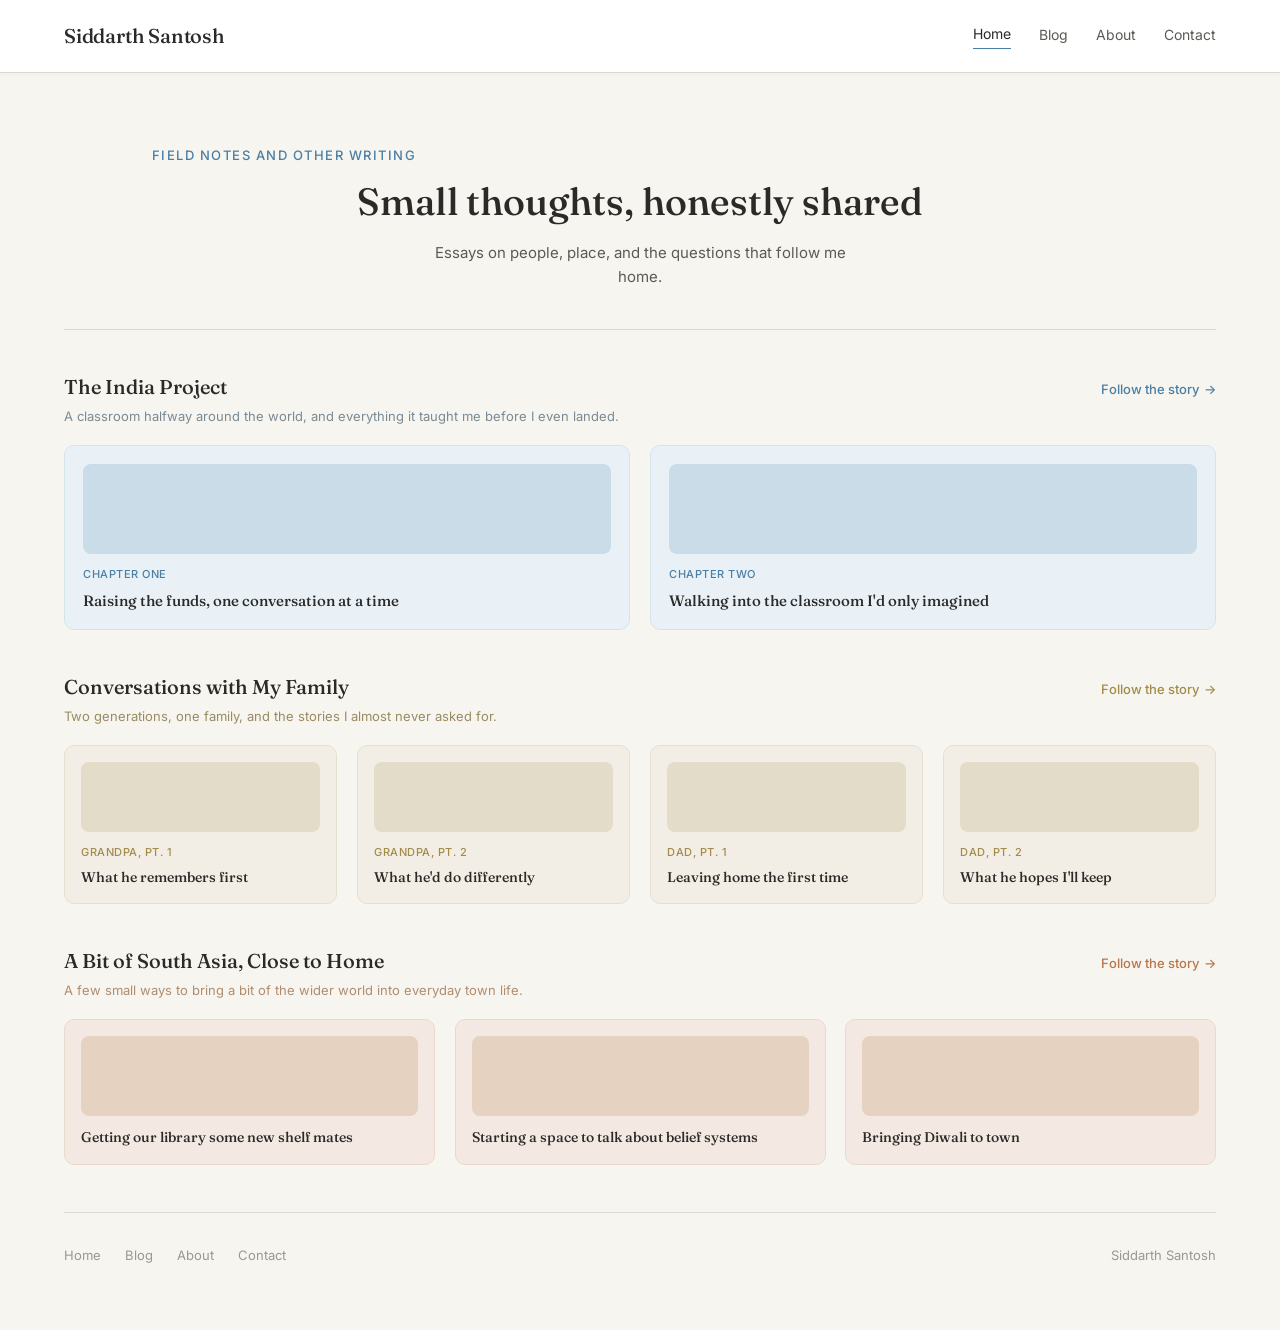
<file: index.html>
<!DOCTYPE html>
<html lang="en">
<head>
  <meta charset="UTF-8">
  <meta name="viewport" content="width=device-width, initial-scale=1.0">
  <meta name="robots" content="noindex, nofollow">
  <title>Siddarth Santosh — Small thoughts, honestly shared</title>
  <meta name="description" content="Field notes and other writing by Siddarth Santosh — essays on people, place, and the questions that follow me home.">
  
  <link rel="icon" href="favicon.ico" sizes="any">
  <link rel="icon" href="assets/icons/favicon.svg" type="image/svg+xml">
  
  <!-- Typography -->
  <link rel="preconnect" href="https://fonts.googleapis.com">
  <link rel="preconnect" href="https://fonts.gstatic.com" crossorigin>
  <link href="https://fonts.googleapis.com/css2?family=Fraunces:opsz,wght@9..144,400;9..144,500;9..144,600&family=Inter:wght@400;500;600&display=swap" rel="stylesheet">
  
  <!-- Production Stylesheets -->
  <link rel="stylesheet" href="assets/css/styles.css">
  <link rel="stylesheet" href="assets/css/responsive.css">
  
  <!-- Client Scripts (Deferred) -->
  <script src="assets/js/main.js" defer></script>
</head>
<body>
  <a href="#main-content" class="skip-link">Skip to main content</a>

  <div class="page">
    <header class="siteheader">
      <nav class="sitenav" aria-label="Primary Navigation">
        <a href="index.html" class="name">Siddarth Santosh</a>
        <div class="links">
          <a href="index.html" class="active" aria-current="page">Home</a>
          <a href="blog/index.html">Blog</a>
          <a href="about/index.html">About</a>
          <a href="contact/index.html">Contact</a>
        </div>
      </nav>
    </header>

    <main id="main-content" class="main-content">
      <section class="hero" aria-labelledby="hero-heading">
        <p class="eyebrow">Field notes and other writing</p>
        <h1 id="hero-heading">Small thoughts, honestly shared</h1>
        <p>Essays on people, place, and the questions that follow me home.</p>
      </section>

      <!-- Series: Blue (The India Project) -->
      <section class="series blue" aria-labelledby="series-india-heading">
        <div class="series-head">
          <h2 id="series-india-heading">The India Project</h2>
          <a href="blog/chapter-one-raising-the-funds.html" class="series-link">Follow the story <span class="arrow">&rarr;</span></a>
        </div>
        <p class="series-desc">A classroom halfway around the world, and everything it taught me before I even landed.</p>
        <div class="card-grid">
          <a href="blog/chapter-one-raising-the-funds.html" class="card" aria-label="Chapter one: Raising the funds, one conversation at a time">
            <div class="thumb" aria-hidden="true"></div>
            <p class="tag">Chapter one</p>
            <p class="title">Raising the funds, one conversation at a time</p>
          </a>
          <a href="blog/chapter-two-walking-into-the-classroom.html" class="card" aria-label="Chapter two: Walking into the classroom I'd only imagined">
            <div class="thumb" aria-hidden="true"></div>
            <p class="tag">Chapter two</p>
            <p class="title">Walking into the classroom I'd only imagined</p>
          </a>
        </div>
      </section>

      <!-- Series: Tan (Conversations with My Family) -->
      <section class="series tan" aria-labelledby="series-family-heading">
        <div class="series-head">
          <h2 id="series-family-heading">Conversations with My Family</h2>
          <a href="blog/index.html" class="series-link">Follow the story <span class="arrow">&rarr;</span></a>
        </div>
        <p class="series-desc">Two generations, one family, and the stories I almost never asked for.</p>
        <div class="card-grid">
          <div class="card">
            <div class="thumb" aria-hidden="true"></div>
            <p class="tag">Grandpa, pt. 1</p>
            <p class="title">What he remembers first</p>
          </div>
          <div class="card">
            <div class="thumb" aria-hidden="true"></div>
            <p class="tag">Grandpa, pt. 2</p>
            <p class="title">What he'd do differently</p>
          </div>
          <div class="card">
            <div class="thumb" aria-hidden="true"></div>
            <p class="tag">Dad, pt. 1</p>
            <p class="title">Leaving home the first time</p>
          </div>
          <div class="card">
            <div class="thumb" aria-hidden="true"></div>
            <p class="tag">Dad, pt. 2</p>
            <p class="title">What he hopes I'll keep</p>
          </div>
        </div>
      </section>

      <!-- Series: Clay (A Bit of South Asia, Close to Home) -->
      <section class="series clay" aria-labelledby="series-southasia-heading">
        <div class="series-head">
          <h2 id="series-southasia-heading">A Bit of South Asia, <span class="text-nowrap">Close to Home</span></h2>
          <a href="blog/index.html" class="series-link">Follow the story <span class="arrow">&rarr;</span></a>
        </div>
        <p class="series-desc">A few small ways to bring a bit of the wider world into everyday town life.</p>
        <div class="card-grid">
          <div class="card">
            <div class="thumb" aria-hidden="true"></div>
            <p class="title">Getting our library some new shelf mates</p>
          </div>
          <div class="card">
            <div class="thumb" aria-hidden="true"></div>
            <p class="title">Starting a space to talk about belief systems</p>
          </div>
          <div class="card">
            <div class="thumb" aria-hidden="true"></div>
            <p class="title">Bringing Diwali to town</p>
          </div>
        </div>
      </section>
    </main>

    <footer class="sitefoot">
      <div class="foot-links">
        <a href="index.html">Home</a>
        <a href="blog/index.html">Blog</a>
        <a href="about/index.html">About</a>
        <a href="contact/index.html">Contact</a>
      </div>
      <span>Siddarth Santosh</span>
    </footer>
  </div>
</body>
</html>
</file>
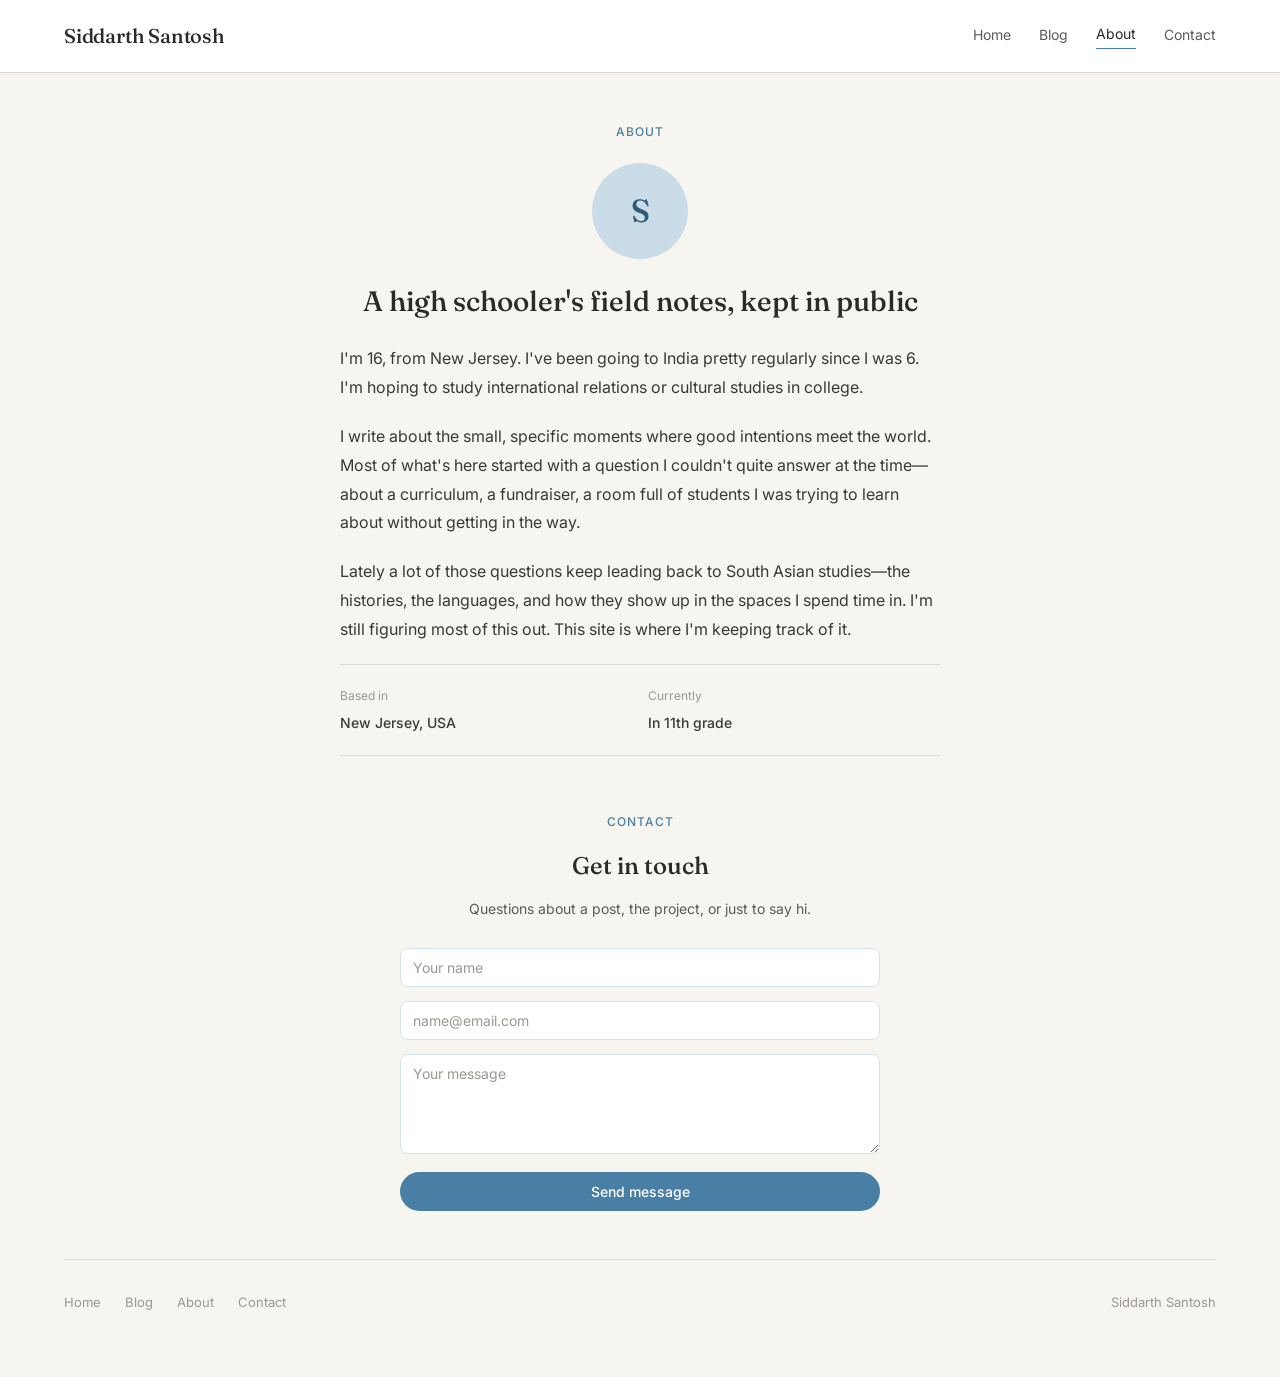
<file: about/index.html>
<!DOCTYPE html>
<html lang="en">
<head>
  <meta charset="UTF-8">
  <meta name="viewport" content="width=device-width, initial-scale=1.0">
  <meta name="robots" content="noindex, nofollow">
  <title>About & Contact — Siddarth Santosh</title>
  <meta name="description" content="About Siddarth Santosh: A high schooler's field notes, kept in public, and contact form.">
  
  <link rel="icon" href="../favicon.ico" sizes="any">
  <link rel="icon" href="../assets/icons/favicon.svg" type="image/svg+xml">
  
  <!-- Typography -->
  <link rel="preconnect" href="https://fonts.googleapis.com">
  <link rel="preconnect" href="https://fonts.gstatic.com" crossorigin>
  <link href="https://fonts.googleapis.com/css2?family=Fraunces:opsz,wght@9..144,400;9..144,500;9..144,600&family=Inter:wght@400;500;600&display=swap" rel="stylesheet">
  
  <!-- Production Stylesheets -->
  <link rel="stylesheet" href="../assets/css/styles.css">
  <link rel="stylesheet" href="../assets/css/responsive.css">
  
  <!-- Client Scripts (Deferred) -->
  <script src="../assets/js/main.js" defer></script>
</head>
<body>
  <a href="#main-content" class="skip-link">Skip to main content</a>

  <div class="page">
    <header class="siteheader">
      <nav class="sitenav" aria-label="Primary Navigation">
        <a href="../index.html" class="name">Siddarth Santosh</a>
        <div class="links">
          <a href="../index.html">Home</a>
          <a href="../blog/index.html">Blog</a>
          <a href="index.html" class="active" aria-current="page">About</a>
          <a href="#contact">Contact</a>
        </div>
      </nav>
    </header>

    <main id="main-content" class="main-content">
      <article class="about" aria-labelledby="about-heading">
        <p class="eyebrow">About</p>
        <div class="avatar" aria-hidden="true">S</div>
        <h1 id="about-heading">A high schooler's field notes, kept in public</h1>
        
        <p>I'm 16, from New Jersey. I've been going to India pretty regularly since I was 6. I'm hoping to study international relations or cultural studies in college.</p>
        <p>I write about the small, specific moments where good intentions meet the world. Most of what's here started with a question I couldn't quite answer at the time&mdash;about a curriculum, a fundraiser, a room full of students I was trying to learn about without getting in the way.</p>
        <p>Lately a lot of those questions keep leading back to South Asian studies&mdash;the histories, the languages, and how they show up in the spaces I spend time in. I'm still figuring most of this out. This site is where I'm keeping track of it.</p>
        
        <div class="facts" role="region" aria-label="Quick Facts">
          <div>
            <p class="label">Based in</p>
            <p class="value">New Jersey, USA</p>
          </div>
          <div>
            <p class="label">Currently</p>
            <p class="value">In 11th grade</p>
          </div>
        </div>
      </article>

      <!-- Contact Section (Integrated matching mockup layout) -->
      <section class="contact" id="contact" aria-labelledby="contact-heading">
        <p class="eyebrow">Contact</p>
        <h2 id="contact-heading">Get in touch</h2>
        <p class="sub">Questions about a post, the project, or just to say hi.</p>
        
        <form id="contact-form" name="contact" method="POST" action="#" data-netlify="true" netlify-honeypot="bot-field" novalidate>
          <input type="hidden" name="form-name" value="contact">
          
          <div class="visually-hidden" aria-hidden="true">
            <label for="bot-field">Leave this field blank:</label>
            <input name="bot-field" id="bot-field" tabindex="-1" autocomplete="off">
          </div>

          <div class="form-field">
            <label for="contact-name" class="visually-hidden">Your name</label>
            <input type="text" id="contact-name" name="name" placeholder="Your name" required autocomplete="name">
          </div>

          <div class="form-field">
            <label for="contact-email" class="visually-hidden">Your email</label>
            <input type="email" id="contact-email" name="email" placeholder="name@email.com" required autocomplete="email">
          </div>

          <div class="form-field">
            <label for="contact-message" class="visually-hidden">Your message</label>
            <textarea rows="4" id="contact-message" name="message" placeholder="Your message" required></textarea>
          </div>

          <button type="submit">Send message</button>

          <div id="form-status" class="form-status hidden" role="status" aria-live="polite"></div>
        </form>
      </section>
    </main>

    <footer class="sitefoot">
      <div class="foot-links">
        <a href="../index.html">Home</a>
        <a href="../blog/index.html">Blog</a>
        <a href="index.html">About</a>
        <a href="#contact">Contact</a>
      </div>
      <span>Siddarth Santosh</span>
    </footer>
  </div>
</body>
</html>
</file>
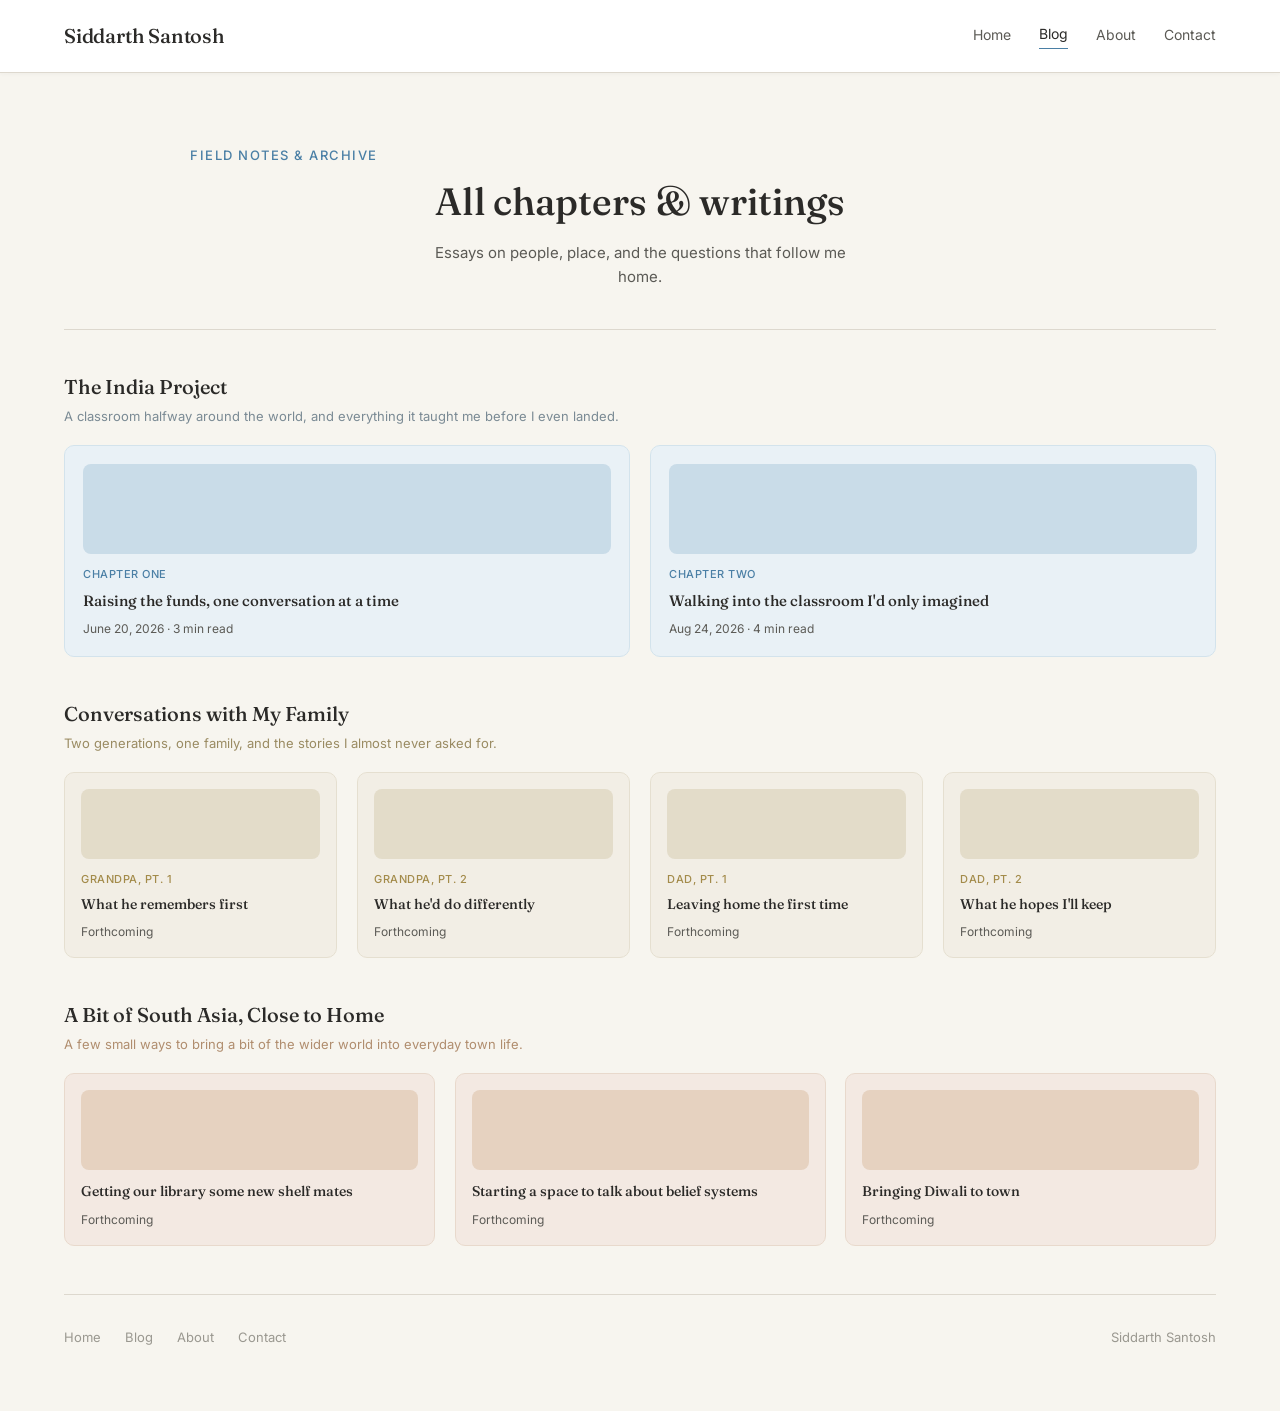
<file: blog/index.html>
<!DOCTYPE html>
<html lang="en">
<head>
  <meta charset="UTF-8">
  <meta name="viewport" content="width=device-width, initial-scale=1.0">
  <meta name="robots" content="noindex, nofollow">
  <title>Blog &amp; Field Notes — Siddarth Santosh</title>
  <meta name="description" content="Field notes and essays on education, place, and cultural responsiveness by Siddarth Santosh.">
  
  <link rel="icon" href="../favicon.ico" sizes="any">
  <link rel="icon" href="../assets/icons/favicon.svg" type="image/svg+xml">
  
  <!-- Typography -->
  <link rel="preconnect" href="https://fonts.googleapis.com">
  <link rel="preconnect" href="https://fonts.gstatic.com" crossorigin>
  <link href="https://fonts.googleapis.com/css2?family=Fraunces:opsz,wght@9..144,400;9..144,500;9..144,600&family=Inter:wght@400;500;600&display=swap" rel="stylesheet">
  
  <!-- Production Stylesheets -->
  <link rel="stylesheet" href="../assets/css/styles.css">
  <link rel="stylesheet" href="../assets/css/responsive.css">
  
  <!-- Client Scripts (Deferred) -->
  <script src="../assets/js/main.js" defer></script>
</head>
<body>
  <a href="#main-content" class="skip-link">Skip to main content</a>

  <div class="page">
    <header class="siteheader">
      <nav class="sitenav" aria-label="Primary Navigation">
        <a href="../index.html" class="name">Siddarth Santosh</a>
        <div class="links">
          <a href="../index.html">Home</a>
          <a href="index.html" class="active" aria-current="page">Blog</a>
          <a href="../about/index.html">About</a>
          <a href="../contact/index.html">Contact</a>
        </div>
      </nav>
    </header>

    <main id="main-content" class="main-content">
      <section class="hero" aria-labelledby="blog-heading">
        <p class="eyebrow">Field notes &amp; archive</p>
        <h1 id="blog-heading">All chapters &amp; writings</h1>
        <p>Essays on people, place, and the questions that follow me home.</p>
      </section>

      <!-- Series: Blue (The India Project) -->
      <section class="series blue" aria-labelledby="series-india-heading">
        <div class="series-head">
          <h2 id="series-india-heading">The India Project</h2>
        </div>
        <p class="series-desc">A classroom halfway around the world, and everything it taught me before I even landed.</p>
        <div class="card-grid">
          <a href="chapter-one-raising-the-funds.html" class="card" aria-label="Chapter one: Raising the funds, one conversation at a time">
            <div class="thumb" aria-hidden="true"></div>
            <p class="tag">Chapter one</p>
            <p class="title">Raising the funds, one conversation at a time</p>
            <p style="font-size: 12px; color: var(--ink-soft); margin: 8px 0 0;">June 20, 2026 &middot; 3 min read</p>
          </a>
          <a href="chapter-two-walking-into-the-classroom.html" class="card" aria-label="Chapter two: Walking into the classroom I'd only imagined">
            <div class="thumb" aria-hidden="true"></div>
            <p class="tag">Chapter two</p>
            <p class="title">Walking into the classroom I'd only imagined</p>
            <p style="font-size: 12px; color: var(--ink-soft); margin: 8px 0 0;">Aug 24, 2026 &middot; 4 min read</p>
          </a>
        </div>
      </section>

      <!-- Series: Tan (Conversations with My Family) -->
      <section class="series tan" aria-labelledby="series-family-heading">
        <div class="series-head">
          <h2 id="series-family-heading">Conversations with My Family</h2>
        </div>
        <p class="series-desc">Two generations, one family, and the stories I almost never asked for.</p>
        <div class="card-grid">
          <div class="card">
            <div class="thumb" aria-hidden="true"></div>
            <p class="tag">Grandpa, pt. 1</p>
            <p class="title">What he remembers first</p>
            <p style="font-size: 12px; color: var(--ink-soft); margin: 8px 0 0;">Forthcoming</p>
          </div>
          <div class="card">
            <div class="thumb" aria-hidden="true"></div>
            <p class="tag">Grandpa, pt. 2</p>
            <p class="title">What he'd do differently</p>
            <p style="font-size: 12px; color: var(--ink-soft); margin: 8px 0 0;">Forthcoming</p>
          </div>
          <div class="card">
            <div class="thumb" aria-hidden="true"></div>
            <p class="tag">Dad, pt. 1</p>
            <p class="title">Leaving home the first time</p>
            <p style="font-size: 12px; color: var(--ink-soft); margin: 8px 0 0;">Forthcoming</p>
          </div>
          <div class="card">
            <div class="thumb" aria-hidden="true"></div>
            <p class="tag">Dad, pt. 2</p>
            <p class="title">What he hopes I'll keep</p>
            <p style="font-size: 12px; color: var(--ink-soft); margin: 8px 0 0;">Forthcoming</p>
          </div>
        </div>
      </section>

      <!-- Series: Clay (A Bit of South Asia, Close to Home) -->
      <section class="series clay" aria-labelledby="series-southasia-heading">
        <div class="series-head">
          <h2 id="series-southasia-heading">A Bit of South Asia, <span class="text-nowrap">Close to Home</span></h2>
        </div>
        <p class="series-desc">A few small ways to bring a bit of the wider world into everyday town life.</p>
        <div class="card-grid">
          <div class="card">
            <div class="thumb" aria-hidden="true"></div>
            <p class="title">Getting our library some new shelf mates</p>
            <p style="font-size: 12px; color: var(--ink-soft); margin: 8px 0 0;">Forthcoming</p>
          </div>
          <div class="card">
            <div class="thumb" aria-hidden="true"></div>
            <p class="title">Starting a space to talk about belief systems</p>
            <p style="font-size: 12px; color: var(--ink-soft); margin: 8px 0 0;">Forthcoming</p>
          </div>
          <div class="card">
            <div class="thumb" aria-hidden="true"></div>
            <p class="title">Bringing Diwali to town</p>
            <p style="font-size: 12px; color: var(--ink-soft); margin: 8px 0 0;">Forthcoming</p>
          </div>
        </div>
      </section>
    </main>

    <footer class="sitefoot">
      <div class="foot-links">
        <a href="../index.html">Home</a>
        <a href="index.html">Blog</a>
        <a href="../about/index.html">About</a>
        <a href="../contact/index.html">Contact</a>
      </div>
      <span>Siddarth Santosh</span>
    </footer>
  </div>
</body>
</html>
</file>
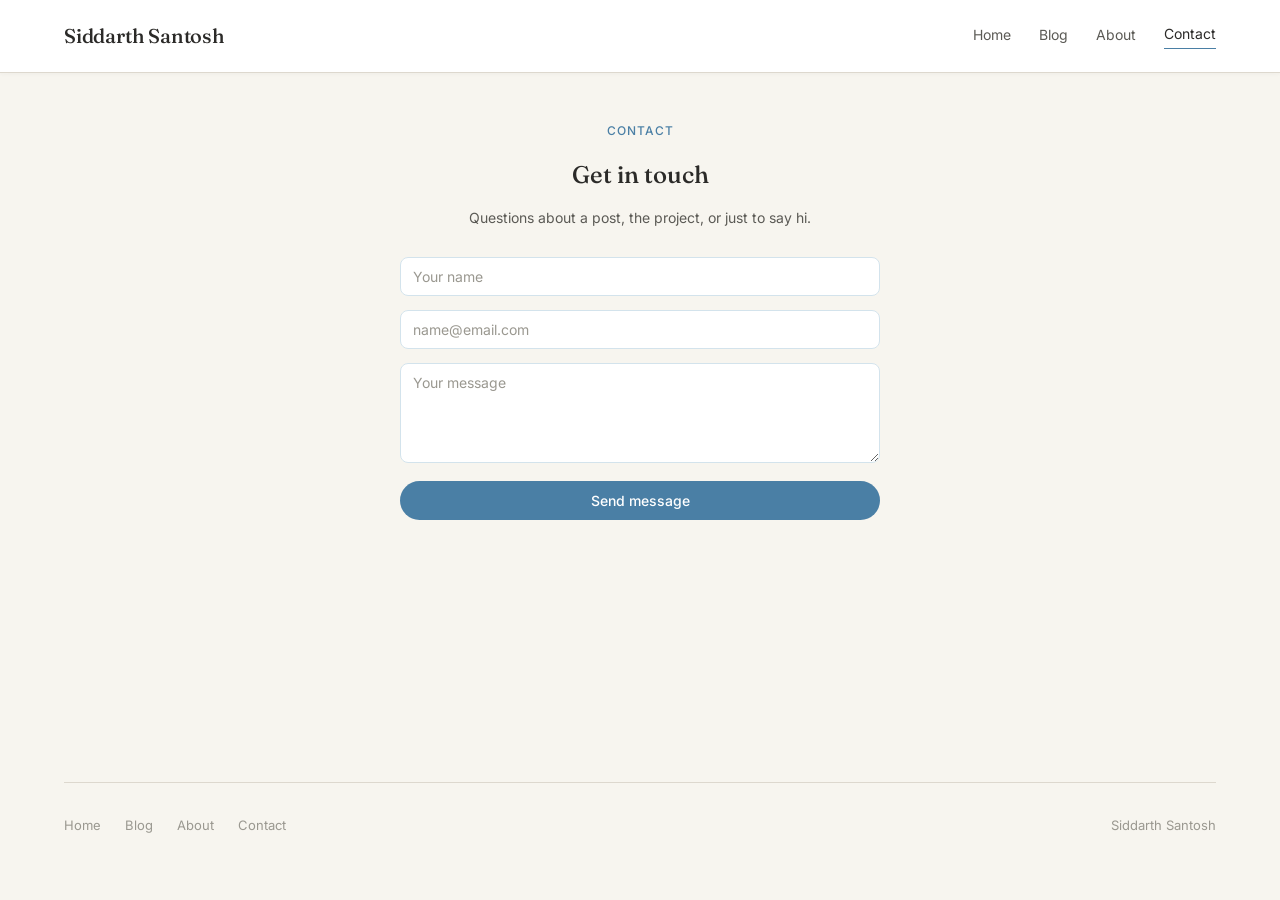
<file: contact/index.html>
<!DOCTYPE html>
<html lang="en">
<head>
  <meta charset="UTF-8">
  <meta name="viewport" content="width=device-width, initial-scale=1.0">
  <meta name="robots" content="noindex, nofollow">
  <title>Contact — Siddarth Santosh</title>
  <meta name="description" content="Get in touch with Siddarth Santosh regarding field notes, projects, or inquiries.">
  
  <link rel="icon" href="../favicon.ico" sizes="any">
  <link rel="icon" href="../assets/icons/favicon.svg" type="image/svg+xml">
  
  <!-- Typography -->
  <link rel="preconnect" href="https://fonts.googleapis.com">
  <link rel="preconnect" href="https://fonts.gstatic.com" crossorigin>
  <link href="https://fonts.googleapis.com/css2?family=Fraunces:opsz,wght@9..144,400;9..144,500;9..144,600&family=Inter:wght@400;500;600&display=swap" rel="stylesheet">
  
  <!-- Production Stylesheets -->
  <link rel="stylesheet" href="../assets/css/styles.css">
  <link rel="stylesheet" href="../assets/css/responsive.css">
  
  <!-- Client Scripts (Deferred) -->
  <script src="../assets/js/main.js" defer></script>
</head>
<body>
  <a href="#main-content" class="skip-link">Skip to main content</a>

  <div class="page">
    <header class="siteheader">
      <nav class="sitenav" aria-label="Primary Navigation">
        <a href="../index.html" class="name">Siddarth Santosh</a>
        <div class="links">
          <a href="../index.html">Home</a>
          <a href="../blog/index.html">Blog</a>
          <a href="../about/index.html">About</a>
          <a href="index.html" class="active" aria-current="page">Contact</a>
        </div>
      </nav>
    </header>

    <main id="main-content" class="main-content">
      <section class="contact" aria-labelledby="contact-heading">
        <p class="eyebrow">Contact</p>
        <h1 id="contact-heading">Get in touch</h1>
        <p class="sub">Questions about a post, the project, or just to say hi.</p>
        
        <form id="contact-form" name="contact" method="POST" action="#" data-netlify="true" netlify-honeypot="bot-field" novalidate>
          <!-- Netlify Forms Identifier -->
          <input type="hidden" name="form-name" value="contact">
          
          <!-- Anti-spam Honeypot -->
          <div class="visually-hidden" aria-hidden="true">
            <label for="bot-field">Leave this field blank:</label>
            <input name="bot-field" id="bot-field" tabindex="-1" autocomplete="off">
          </div>

          <div class="form-field">
            <label for="contact-name" class="visually-hidden">Your name</label>
            <input type="text" id="contact-name" name="name" placeholder="Your name" required autocomplete="name">
          </div>

          <div class="form-field">
            <label for="contact-email" class="visually-hidden">Your email</label>
            <input type="email" id="contact-email" name="email" placeholder="name@email.com" required autocomplete="email">
          </div>

          <div class="form-field">
            <label for="contact-message" class="visually-hidden">Your message</label>
            <textarea rows="4" id="contact-message" name="message" placeholder="Your message" required></textarea>
          </div>

          <button type="submit">Send message</button>

          <!-- Accessible Live Notification Box -->
          <div id="form-status" class="form-status hidden" role="status" aria-live="polite"></div>
        </form>
      </section>
    </main>

    <footer class="sitefoot">
      <div class="foot-links">
        <a href="../index.html">Home</a>
        <a href="../blog/index.html">Blog</a>
        <a href="../about/index.html">About</a>
        <a href="index.html">Contact</a>
      </div>
      <span>Siddarth Santosh</span>
    </footer>
  </div>
</body>
</html>
</file>
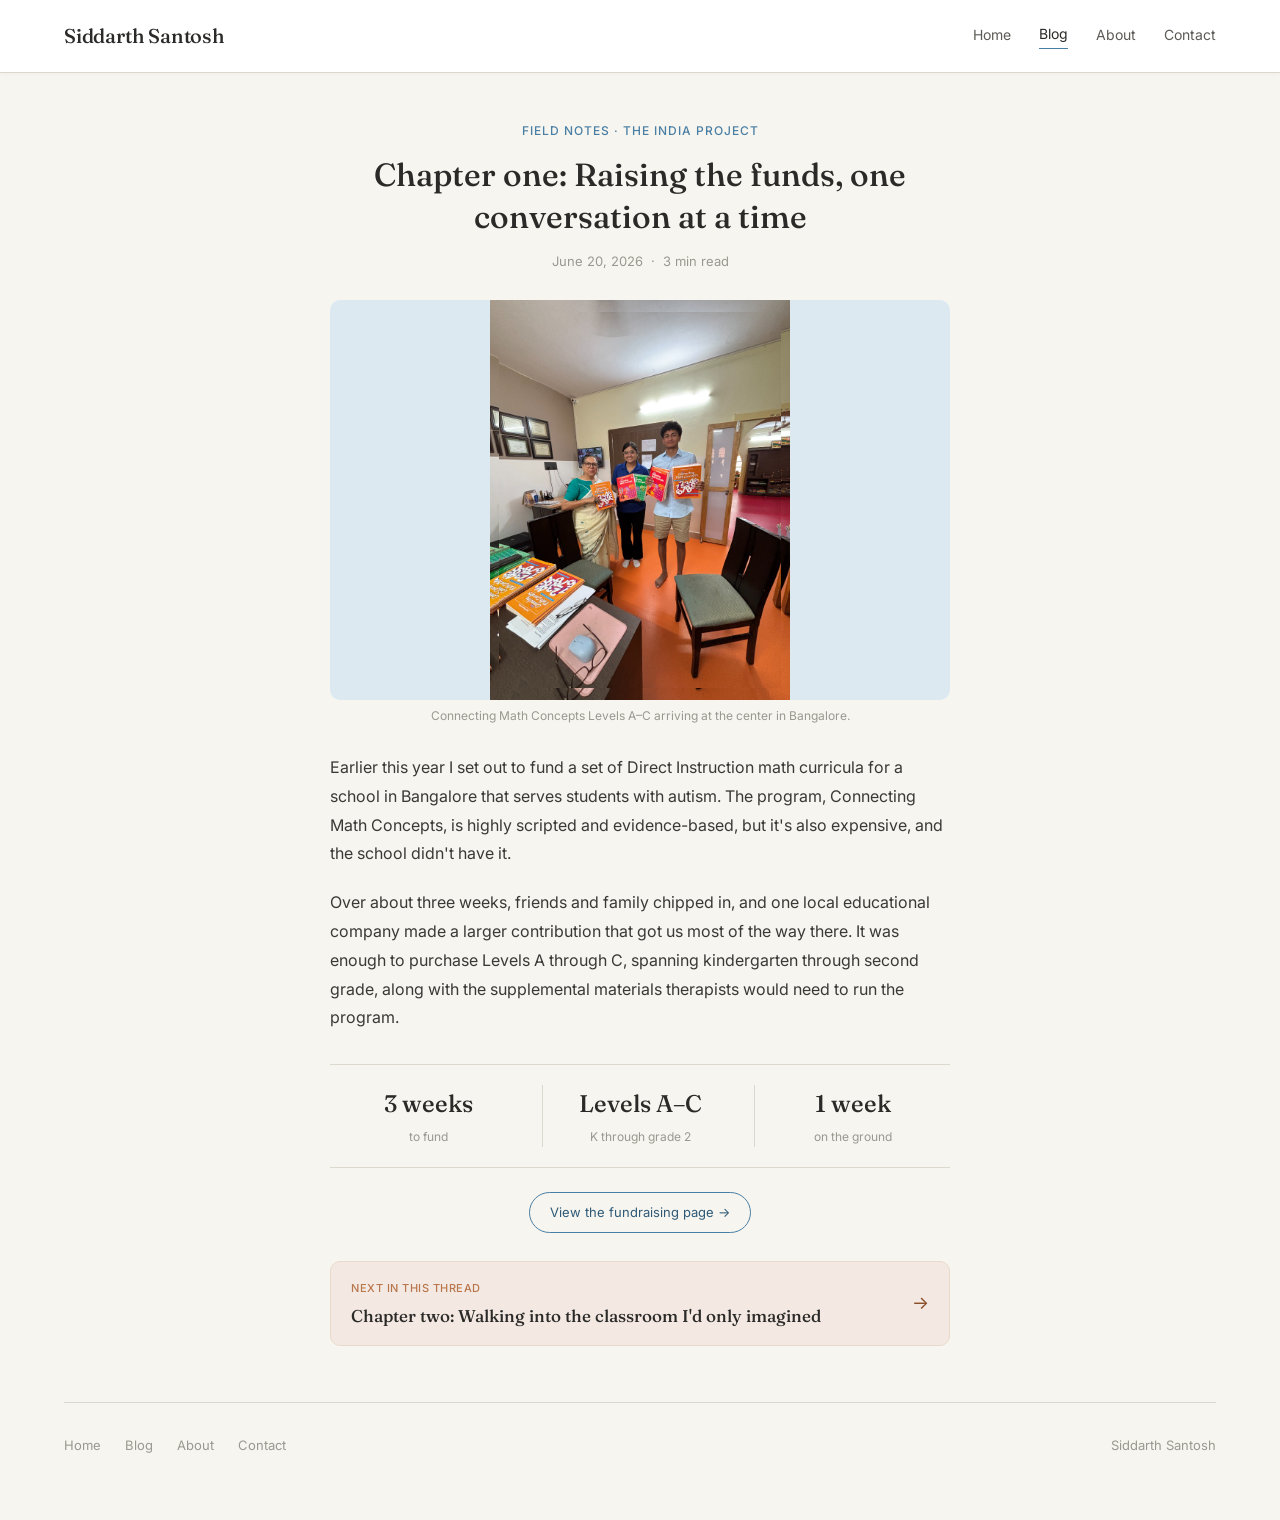
<file: blog/bringing-connecting-math-concepts.html>
﻿<!DOCTYPE html>
<html lang="en">
<head>
  <meta charset="UTF-8">
  <meta http-equiv="refresh" content="0; url=chapter-one-raising-the-funds.html">
  <title>Redirecting to Chapter one: Raising the funds, one conversation at a time...</title>
  <link rel="canonical" href="chapter-one-raising-the-funds.html">
  <script>window.location.replace("chapter-one-raising-the-funds.html");</script>
</head>
<body>
  <p>Redirecting to <a href="chapter-one-raising-the-funds.html">Chapter one: Raising the funds, one conversation at a time</a>...</p>
</body>
</html>
</file>
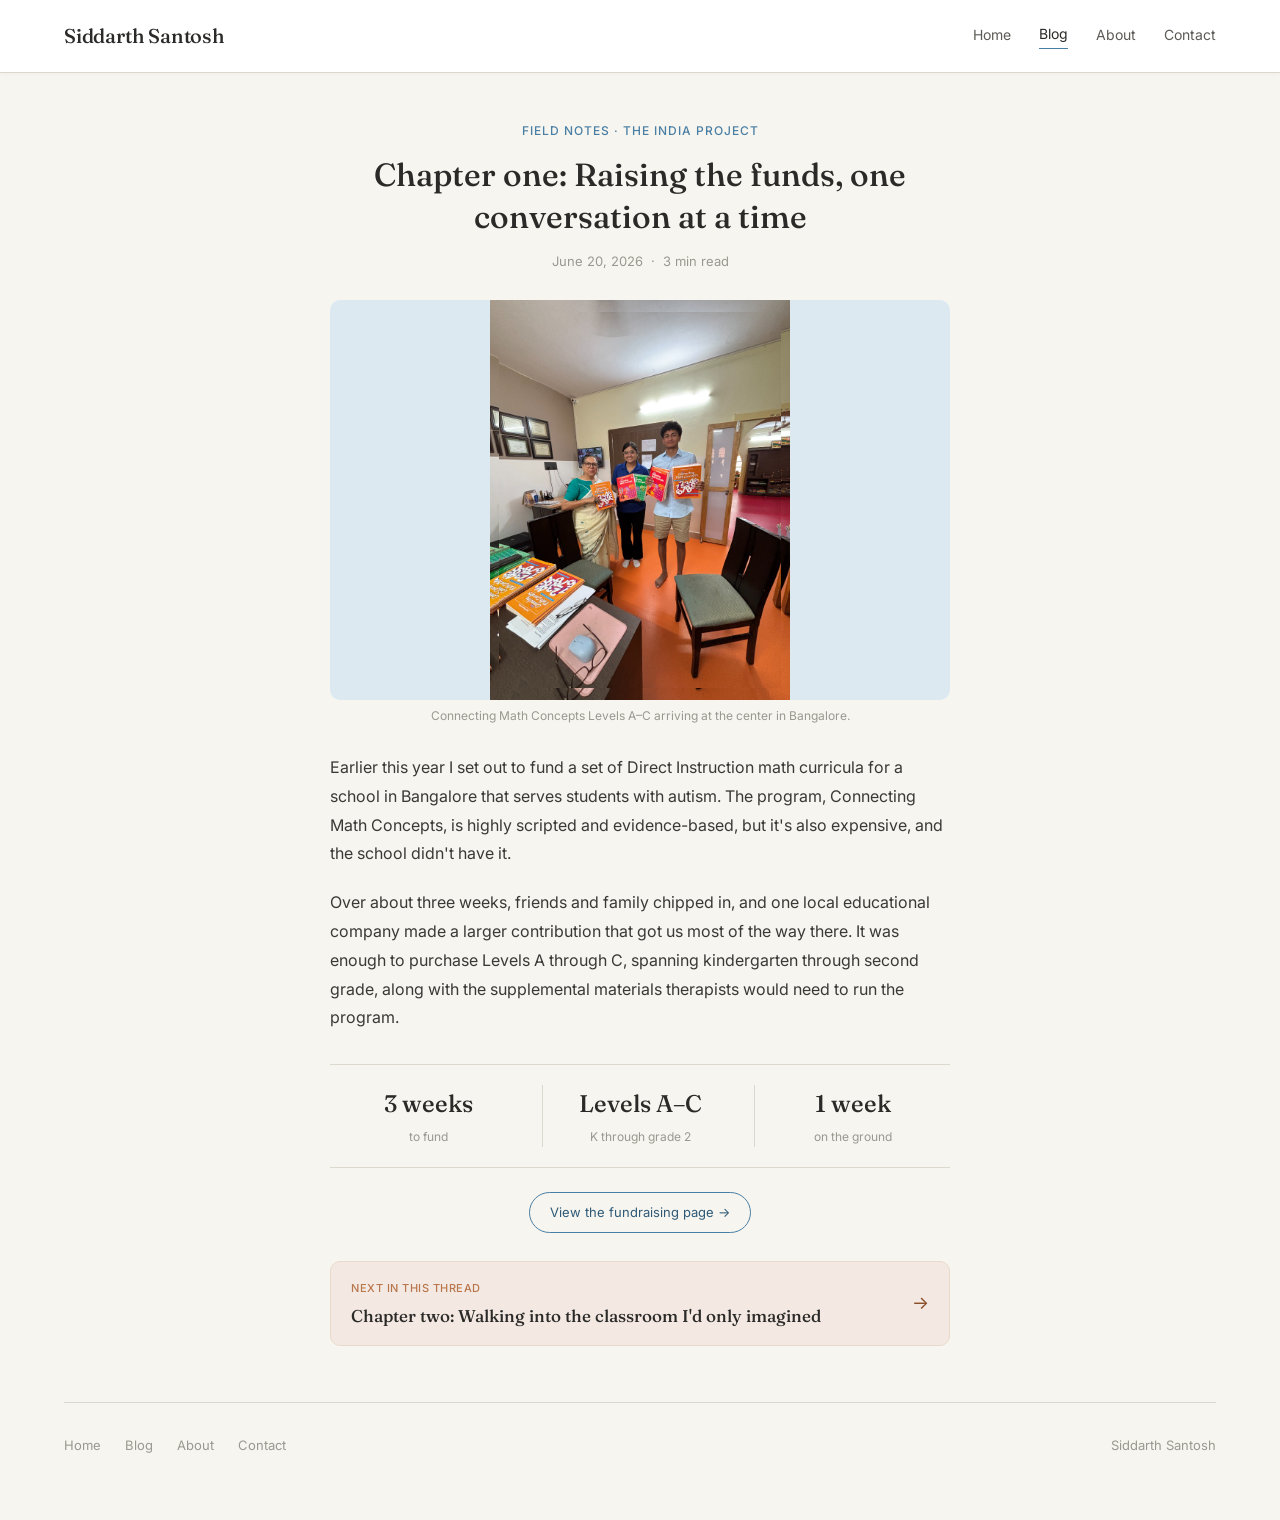
<file: blog/chapter-one-raising-the-funds.html>
<!DOCTYPE html>
<html lang="en">
<head>
  <meta charset="UTF-8">
  <meta name="viewport" content="width=device-width, initial-scale=1.0">
  <meta name="robots" content="noindex, nofollow">
  <title>Chapter one: Raising the funds, one conversation at a time — Siddarth Santosh</title>
  <meta name="description" content="Field notes on funding and setting up a Direct Instruction math curriculum for a school in Bangalore serving autistic students.">
  
  <link rel="icon" href="../favicon.ico" sizes="any">
  <link rel="icon" href="../assets/icons/favicon.svg" type="image/svg+xml">
  
  <!-- Typography -->
  <link rel="preconnect" href="https://fonts.googleapis.com">
  <link rel="preconnect" href="https://fonts.gstatic.com" crossorigin>
  <link href="https://fonts.googleapis.com/css2?family=Fraunces:opsz,wght@9..144,400;9..144,500;9..144,600&family=Inter:wght@400;500;600&display=swap" rel="stylesheet">
  
  <!-- Production Stylesheets -->
  <link rel="stylesheet" href="../assets/css/styles.css">
  <link rel="stylesheet" href="../assets/css/responsive.css">
  
  <!-- Client Scripts (Deferred) -->
  <script src="../assets/js/main.js" defer></script>
</head>
<body>
  <a href="#main-content" class="skip-link">Skip to main content</a>

  <div class="page">
    <header class="siteheader">
      <nav class="sitenav" aria-label="Primary Navigation">
        <a href="../index.html" class="name">Siddarth Santosh</a>
        <div class="links">
          <a href="../index.html">Home</a>
          <a href="index.html" class="active" aria-current="page">Blog</a>
          <a href="../about/index.html">About</a>
          <a href="../contact/index.html">Contact</a>
        </div>
      </nav>
    </header>

    <main id="main-content" class="main-content">
      <article class="story" aria-labelledby="story-title">
        <p class="eyebrow">Field notes &middot; The India Project</p>
        <h1 id="story-title">Chapter one: Raising the funds, one conversation at a time</h1>
        <p class="meta">June 20, 2026 &nbsp;&middot;&nbsp; 3 min read</p>

        <!-- Photo 1: Hero Curriculum Handover -->
        <figure class="story-photo-figure" style="margin-top: 0;">
          <div class="photo-tile hero-photo-box" style="background-color: #DCE9F0; background-image: url('../assets/images/blog/hero-curriculum-handover.jpg');">
            <img src="../assets/images/blog/hero-curriculum-handover.jpg"
                 alt="Siddarth Santosh with educators in Bangalore holding the Connecting Math Concepts curriculum textbooks"
                 width="768" height="1024"
                 fetchpriority="high"
                 loading="eager">
          </div>
          <figcaption class="story-photo-caption">Connecting Math Concepts Levels A&ndash;C arriving at the center in Bangalore.</figcaption>
        </figure>

        <p class="body">Earlier this year I set out to fund a set of Direct Instruction math curricula for a school in Bangalore that serves students with autism. The program, Connecting Math Concepts, is highly scripted and evidence-based, but it's also expensive, and the school didn't have it.</p>

        <p class="body">Over about three weeks, friends and family chipped in, and one local educational company made a larger contribution that got us most of the way there. It was enough to purchase Levels A through C, spanning kindergarten through second grade, along with the supplemental materials therapists would need to run the program.</p>

        <!-- Stat Highlights -->
        <div class="stat-row">
          <div><p class="num">3 weeks</p><p class="label">to fund</p></div>
          <div><p class="num">Levels A–C</p><p class="label">K through grade 2</p></div>
          <div><p class="num">1 week</p><p class="label">on the ground</p></div>
        </div>

        <!-- Placeholder Fundraising Link (To be updated with new July fundraising page) -->
        <div class="pill-btn-wrap">
          <a href="#" class="pill-btn" onclick="return false;">View the fundraising page &rarr;</a>
        </div>

        <!-- Next in Series Card -->
        <a href="chapter-two-walking-into-the-classroom.html" class="next-card" aria-label="Next in this thread: Chapter two: Walking into the classroom I'd only imagined">
          <div>
            <p class="eyebrow2">Next in this thread</p>
            <p class="title">Chapter two: Walking into the classroom I'd only imagined</p>
          </div>
          <span class="arrow" aria-hidden="true">&rarr;</span>
        </a>
      </article>
    </main>

    <footer class="sitefoot">
      <div class="foot-links">
        <a href="../index.html">Home</a>
        <a href="index.html">Blog</a>
        <a href="../about/index.html">About</a>
        <a href="../contact/index.html">Contact</a>
      </div>
      <span>Siddarth Santosh</span>
    </footer>
  </div>
</body>
</html>
</file>
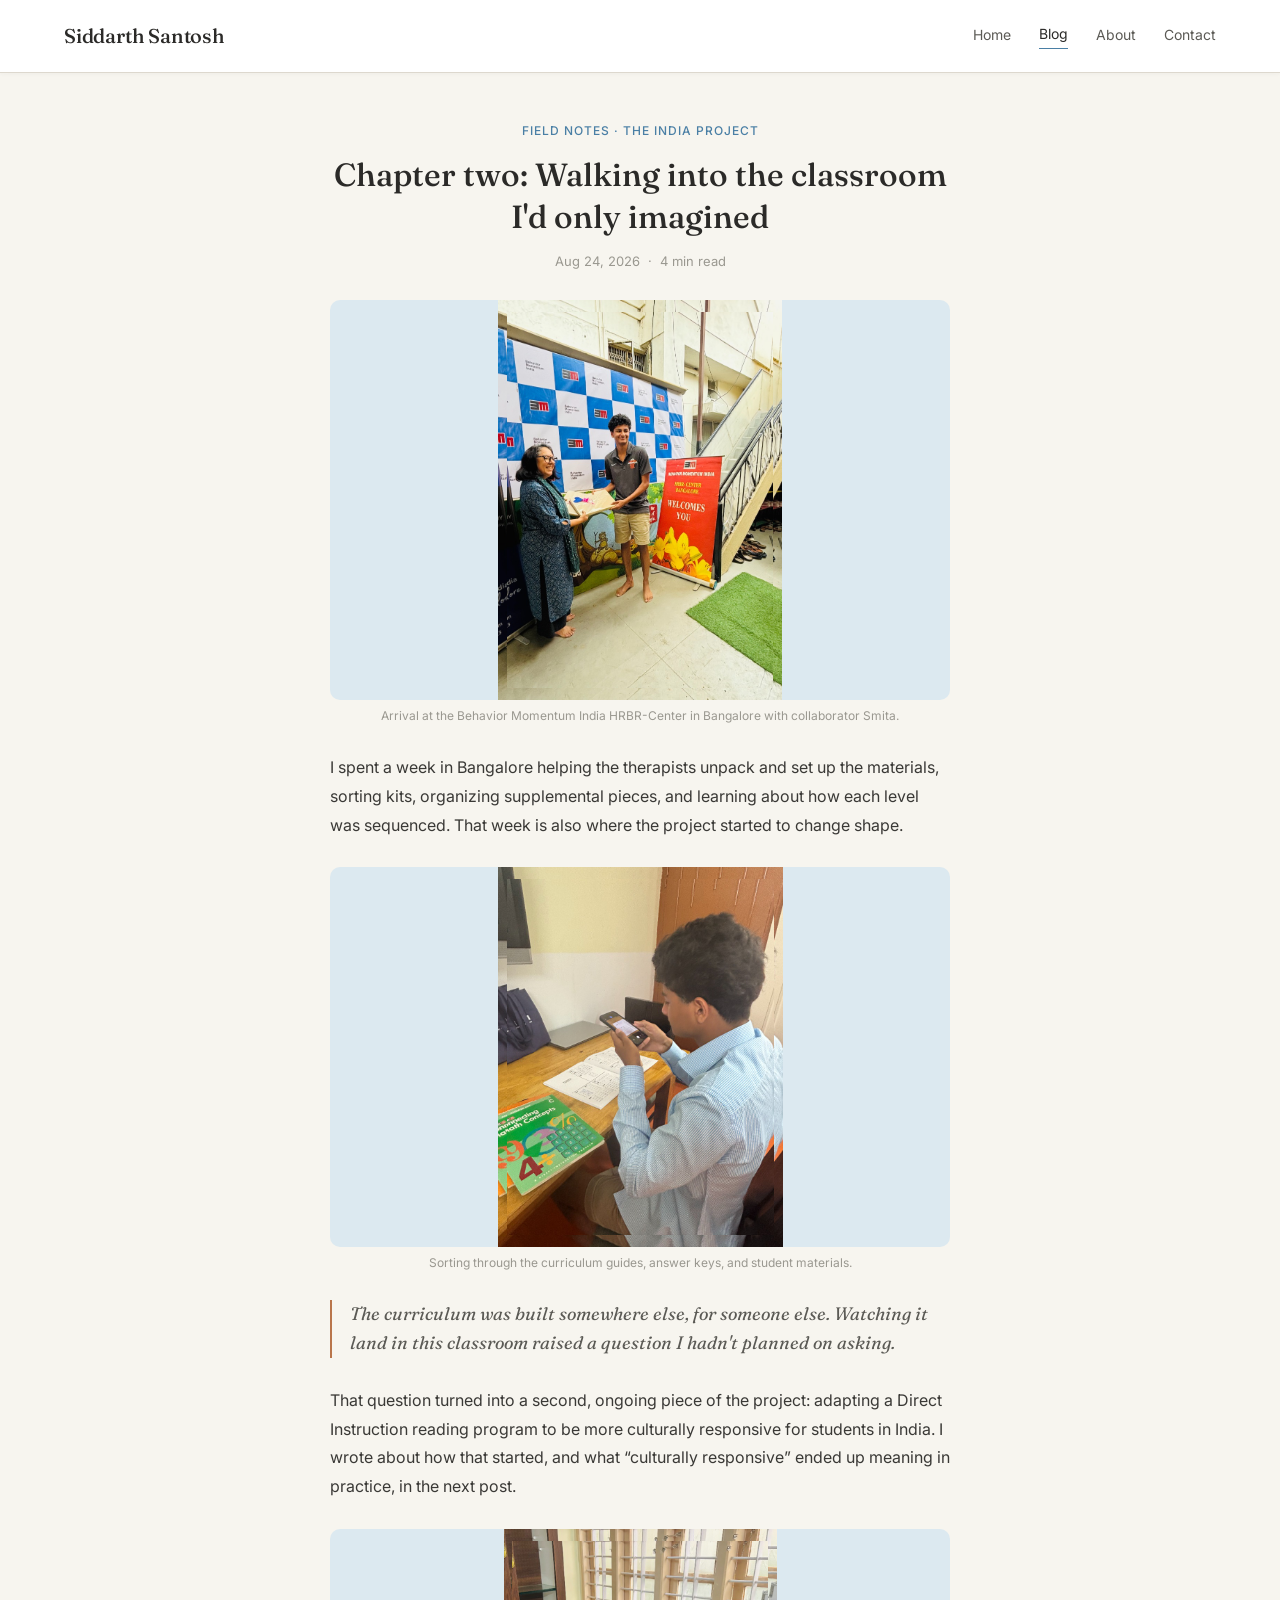
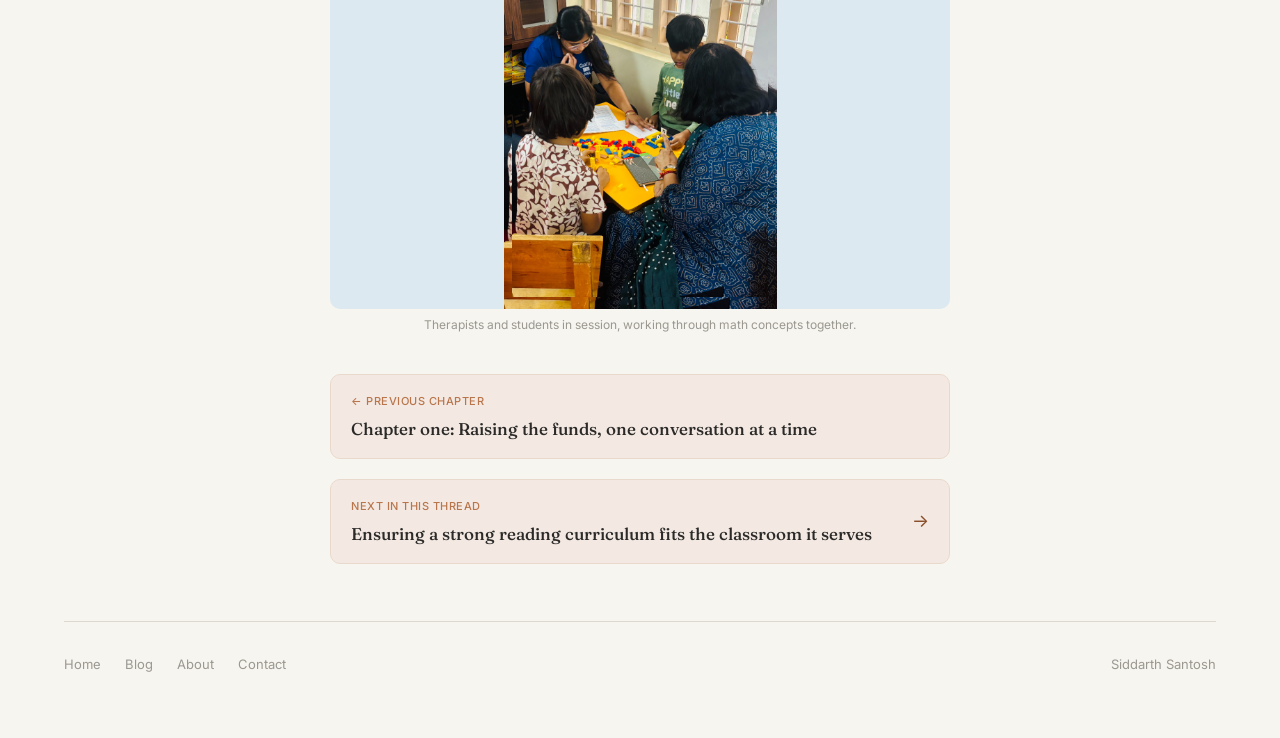
<file: blog/chapter-two-walking-into-the-classroom.html>
<!DOCTYPE html>
<html lang="en">
<head>
  <meta charset="UTF-8">
  <meta name="viewport" content="width=device-width, initial-scale=1.0">
  <meta name="robots" content="noindex, nofollow">
  <title>Chapter two: Walking into the classroom I'd only imagined — Siddarth Santosh</title>
  <meta name="description" content="Field notes on arriving at Behavior Momentum India in Bangalore, working with educators, and the question of cultural responsiveness.">
  
  <link rel="icon" href="../favicon.ico" sizes="any">
  <link rel="icon" href="../assets/icons/favicon.svg" type="image/svg+xml">
  
  <!-- Typography -->
  <link rel="preconnect" href="https://fonts.googleapis.com">
  <link rel="preconnect" href="https://fonts.gstatic.com" crossorigin>
  <link href="https://fonts.googleapis.com/css2?family=Fraunces:opsz,wght@9..144,400;9..144,500;9..144,600&family=Inter:wght@400;500;600&display=swap" rel="stylesheet">
  
  <!-- Production Stylesheets -->
  <link rel="stylesheet" href="../assets/css/styles.css">
  <link rel="stylesheet" href="../assets/css/responsive.css">
  
  <!-- Client Scripts (Deferred) -->
  <script src="../assets/js/main.js" defer></script>
</head>
<body>
  <a href="#main-content" class="skip-link">Skip to main content</a>

  <div class="page">
    <header class="siteheader">
      <nav class="sitenav" aria-label="Primary Navigation">
        <a href="../index.html" class="name">Siddarth Santosh</a>
        <div class="links">
          <a href="../index.html">Home</a>
          <a href="index.html" class="active" aria-current="page">Blog</a>
          <a href="../about/index.html">About</a>
          <a href="../contact/index.html">Contact</a>
        </div>
      </nav>
    </header>

    <main id="main-content" class="main-content">
      <article class="story" aria-labelledby="story-title">
        <p class="eyebrow">Field notes &middot; The India Project</p>
        <h1 id="story-title">Chapter two: Walking into the classroom I'd only imagined</h1>
        <p class="meta">Aug 24, 2026 &nbsp;&middot;&nbsp; 4 min read</p>

        <!-- Photo 1: Welcome to Center in Bangalore with Smita -->
        <figure class="story-photo-figure" style="margin-top: 0;">
          <div class="photo-tile hero-photo-box" style="background-color: #DCE9F0; background-image: url('../assets/images/blog/center-welcome-bangalore.jpg');">
            <img src="../assets/images/blog/center-welcome-bangalore.jpg"
                 alt="Siddarth being welcomed with a gift by collaborator Smita at Behavior Momentum India HRBR-Center Bangalore"
                 width="727" height="1024"
                 fetchpriority="high"
                 loading="eager">
          </div>
          <figcaption class="story-photo-caption">Arrival at the Behavior Momentum India HRBR-Center in Bangalore with collaborator Smita.</figcaption>
        </figure>

        <p class="body">I spent a week in Bangalore helping the therapists unpack and set up the materials, sorting kits, organizing supplemental pieces, and learning about how each level was sequenced. That week is also where the project started to change shape.</p>

        <!-- Photo 2: Unpacking and Sequencing Materials -->
        <figure class="story-photo-figure">
          <div class="photo-tile" style="background-color: #DCE9F0; background-image: url('../assets/images/blog/unpacking-math-materials.jpg');">
            <img src="../assets/images/blog/unpacking-math-materials.jpg"
                 alt="Reviewing and organizing Connecting Math Concepts teacher manuals and worksheets in Bangalore"
                 width="768" height="1024"
                 loading="lazy">
          </div>
          <figcaption class="story-photo-caption">Sorting through the curriculum guides, answer keys, and student materials.</figcaption>
        </figure>

        <div class="pullquote">
          <p>The curriculum was built somewhere else, for someone else. Watching it land in this classroom raised a question I hadn't planned on asking.</p>
        </div>

        <p class="body">That question turned into a second, ongoing piece of the project: adapting a Direct Instruction reading program to be more culturally responsive for students in India. I wrote about how that started, and what &ldquo;culturally responsive&rdquo; ended up meaning in practice, in the next post.</p>

        <!-- Photo 3: Classroom Learning Session -->
        <figure class="story-photo-figure">
          <div class="photo-tile" style="background-color: #DCE9F0; background-image: url('../assets/images/blog/classroom-learning-session.jpg');">
            <img src="../assets/images/blog/classroom-learning-session.jpg"
                 alt="Therapists and young learners in Bangalore working together with math manipulatives and curriculum materials"
                 width="736" height="1024"
                 loading="lazy">
          </div>
          <figcaption class="story-photo-caption">Therapists and students in session, working through math concepts together.</figcaption>
        </figure>

        <!-- Thread Navigation Cards -->
        <div style="margin-top: 2.5rem; display: flex; flex-direction: column; gap: 12px;">
          <!-- Previous Card -->
          <a href="chapter-one-raising-the-funds.html" class="next-card" aria-label="Previous in this series: Chapter one: Raising the funds, one conversation at a time">
            <div>
              <p class="eyebrow2">&larr; Previous chapter</p>
              <p class="title">Chapter one: Raising the funds, one conversation at a time</p>
            </div>
          </a>

          <!-- Next in Series Card -->
          <a href="index.html" class="next-card" aria-label="Next in this thread: Ensuring a strong reading curriculum fits the classroom it serves">
            <div>
              <p class="eyebrow2">Next in this thread</p>
              <p class="title">Ensuring a strong reading curriculum fits the classroom it serves</p>
            </div>
            <span class="arrow" aria-hidden="true">&rarr;</span>
          </a>
        </div>
      </article>
    </main>

    <footer class="sitefoot">
      <div class="foot-links">
        <a href="../index.html">Home</a>
        <a href="index.html">Blog</a>
        <a href="../about/index.html">About</a>
        <a href="../contact/index.html">Contact</a>
      </div>
      <span>Siddarth Santosh</span>
    </footer>
  </div>
</body>
</html>
</file>
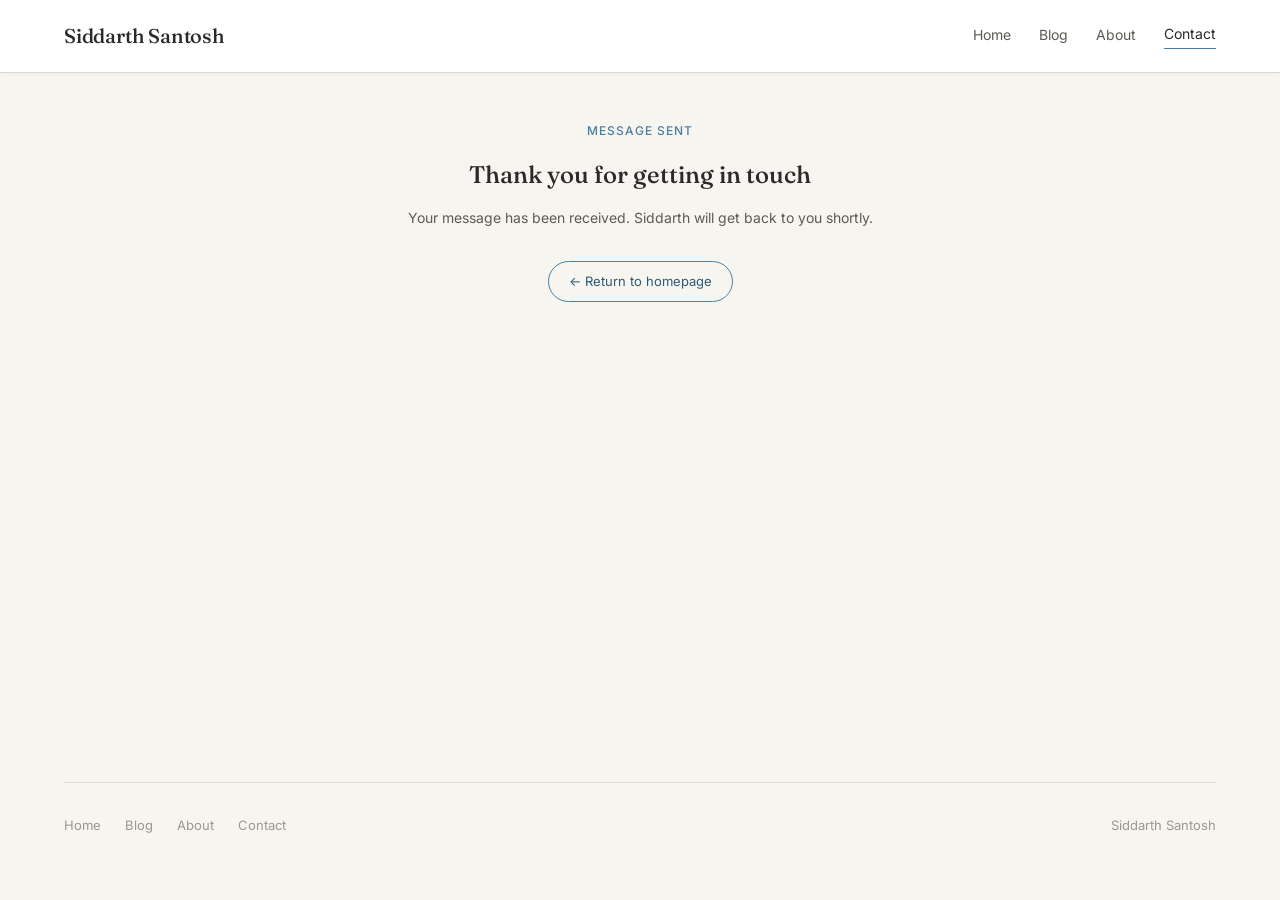
<file: contact/success.html>
<!DOCTYPE html>
<html lang="en">
<head>
  <meta charset="UTF-8">
  <meta name="viewport" content="width=device-width, initial-scale=1.0">
  <meta name="robots" content="noindex, nofollow">
  <title>Message Sent — Siddarth Santosh</title>
  
  <link rel="icon" href="../favicon.ico" sizes="any">
  <link rel="icon" href="../assets/icons/favicon.svg" type="image/svg+xml">
  
  <!-- Typography -->
  <link rel="preconnect" href="https://fonts.googleapis.com">
  <link rel="preconnect" href="https://fonts.gstatic.com" crossorigin>
  <link href="https://fonts.googleapis.com/css2?family=Fraunces:opsz,wght@9..144,400;9..144,500;9..144,600&family=Inter:wght@400;500;600&display=swap" rel="stylesheet">
  
  <!-- Production Stylesheets -->
  <link rel="stylesheet" href="../assets/css/styles.css">
  <link rel="stylesheet" href="../assets/css/responsive.css">
</head>
<body>
  <a href="#main-content" class="skip-link">Skip to main content</a>

  <div class="page">
    <header class="siteheader">
      <nav class="sitenav" aria-label="Primary Navigation">
        <a href="../index.html" class="name">Siddarth Santosh</a>
        <div class="links">
          <a href="../index.html">Home</a>
          <a href="../blog/index.html">Blog</a>
          <a href="../about/index.html">About</a>
          <a href="index.html" class="active" aria-current="page">Contact</a>
        </div>
      </nav>
    </header>

    <main id="main-content" class="main-content">
      <section class="contact" style="text-align: center;">
        <p class="eyebrow">Message sent</p>
        <h1>Thank you for getting in touch</h1>
        <p class="sub" style="margin-bottom: 32px;">Your message has been received. Siddarth will get back to you shortly.</p>
        <a href="../index.html" class="pill-btn">&larr; Return to homepage</a>
      </section>
    </main>

    <footer class="sitefoot">
      <div class="foot-links">
        <a href="../index.html">Home</a>
        <a href="../blog/index.html">Blog</a>
        <a href="../about/index.html">About</a>
        <a href="index.html">Contact</a>
      </div>
      <span>Siddarth Santosh</span>
    </footer>
  </div>
</body>
</html>
</file>
<file: assets/css/styles.css>
/* ==========================================================================
   Siddarth Santosh — Production Stylesheet
   Design System & Component Architecture
   ========================================================================== */

:root {
  /* Design Tokens */
  --cream: #F7F5EF;
  --cream-line: #DDD8CE;
  --ink: #2B2A28;
  --ink-soft: #5B5A55;
  --ink-faint: #9A9890;
  
  /* Color Themes */
  --blue: #4A7FA5;
  --blue-deep: #2E5A78;
  --blue-bg: #E9F1F6;
  --blue-line: #D3E3EC;
  --blue-block: #C9DCE8;
  
  --tan: #A38B4A;
  --tan-bg: #F2EEE5;
  --tan-line: #E5DFD0;
  --tan-block: #E3DCC9;
  
  --clay: #B9754B;
  --clay-bg: #F3E9E2;
  --clay-line: #E8D9CC;
  --clay-block: #E6D2C0;

  /* Header & Navigation */
  --header-bg: #FFFFFF;
  --header-border: var(--cream-line);
  --page-pad-top: 2.5rem;
  --page-pad-x: clamp(2rem, 5vw, 4.5rem);
  --page-pad-bottom: 4rem;

  /* Typography */
  --font-serif: 'Fraunces', Georgia, serif;
  --font-sans: 'Inter', -apple-system, BlinkMacSystemFont, 'Segoe UI', Roboto, sans-serif;
}

/* ==========================================================================
   CSS Reset & Base Rules
   ========================================================================== */

*, *::before, *::after {
  box-sizing: border-box;
}

html {
  -webkit-text-size-adjust: 100%;
  scroll-behavior: smooth;
}

body {
  margin: 0;
  background: var(--cream);
  font-family: var(--font-sans);
  color: var(--ink);
  line-height: 1.6;
  -webkit-font-smoothing: antialiased;
  -moz-osx-font-smoothing: grayscale;
}

/* Accessibility Focus Ring */
:focus-visible {
  outline: 2px solid var(--blue);
  outline-offset: 3px;
  border-radius: 4px;
}

/* Screen Reader Only Utility */
.visually-hidden {
  position: absolute !important;
  width: 1px !important;
  height: 1px !important;
  padding: 0 !important;
  margin: -1px !important;
  overflow: hidden !important;
  clip: rect(0, 0, 0, 0) !important;
  white-space: nowrap !important;
  border: 0 !important;
}

/* Skip Navigation Link */
.skip-link {
  position: absolute;
  top: -60px;
  left: 20px;
  background: var(--ink);
  color: var(--cream);
  padding: 10px 18px;
  font-size: 13px;
  font-weight: 500;
  z-index: 9999;
  border-radius: 0 0 6px 6px;
  text-decoration: none;
  transition: top 0.2s ease;
}

.skip-link:focus {
  top: 0;
}

/* ==========================================================================
   Layout Containers
   ========================================================================== */

.page {
  width: 100%;
  max-width: 100%;
  margin: 0;
  background: var(--cream);
  min-height: 100vh;
  padding: var(--page-pad-top) var(--page-pad-x) var(--page-pad-bottom);
  display: flex;
  flex-direction: column;
}

main.main-content {
  flex: 1 0 auto;
}

/* ==========================================================================
   Site Header & Navigation
   ========================================================================== */

header.siteheader {
  margin: calc(-1 * var(--page-pad-top)) calc(-1 * var(--page-pad-x)) 3rem;
  padding: 1.25rem var(--page-pad-x);
  background: var(--header-bg);
  border-bottom: 1px solid var(--header-border);
  box-shadow: 0 1px 4px rgba(43, 42, 40, 0.04);
  position: sticky;
  top: 0;
  z-index: 100;
  backdrop-filter: blur(10px);
  -webkit-backdrop-filter: blur(10px);
}

nav.sitenav {
  display: flex;
  justify-content: space-between;
  align-items: center;
}

nav.sitenav .name {
  font-family: var(--font-serif);
  font-size: 20px;
  font-weight: 500;
  color: var(--ink);
  text-decoration: none;
  letter-spacing: -0.2px;
}

nav.sitenav .name:hover {
  color: var(--ink-soft);
}

nav.sitenav .links {
  display: flex;
  gap: 28px;
  font-size: 14px;
  color: var(--ink-soft);
  align-items: center;
}

nav.sitenav .links a {
  color: var(--ink-soft);
  text-decoration: none;
  padding-bottom: 2px;
  transition: color 0.15s ease, border-color 0.15s ease;
}

nav.sitenav .links a:hover {
  color: var(--ink);
}

nav.sitenav .links a.active {
  color: var(--ink);
  border-bottom: 1.5px solid var(--blue);
}

/* ==========================================================================
   Hero Section
   ========================================================================== */

.hero {
  text-align: center;
  padding: 1.5rem 0 2.5rem;
  border-bottom: 0.5px solid var(--cream-line);
}

.hero .eyebrow {
  font-size: 13px;
  letter-spacing: 1.5px;
  color: var(--blue);
  text-transform: uppercase;
  font-weight: 500;
  margin: 0 0 12px;
}

.hero h1 {
  font-family: var(--font-serif);
  font-weight: 500;
  font-size: 38px;
  line-height: 1.25;
  margin: 0 0 16px;
  color: var(--ink);
}

.hero p {
  font-size: 15px;
  color: var(--ink-soft);
  max-width: 440px;
  margin: 0 auto;
}

/* ==========================================================================
   Series & Card Design System
   (Note: Solid color blocks are the intentional design — NOT placeholders)
   ========================================================================== */

.series {
  margin-top: 2.75rem;
}

.series-head {
  display: flex;
  justify-content: space-between;
  align-items: baseline;
  gap: 1.25rem;
  margin-bottom: 6px;
}

.series-head h2 {
  font-family: var(--font-serif);
  font-weight: 500;
  font-size: 20px;
  margin: 0;
  color: var(--ink);
  line-height: 1.3;
}

.series-head a.series-link {
  font-size: 13px;
  text-decoration: none;
  font-weight: 500;
  transition: opacity 0.15s ease;
  display: inline-flex;
  align-items: center;
  gap: 5px;
  white-space: nowrap;
  flex-shrink: 0;
}

.series-head a.series-link .arrow {
  display: inline-block;
  line-height: 1;
  transition: transform 0.15s ease;
}

.series-head a.series-link:hover {
  opacity: 0.8;
  text-decoration: underline;
}

.series-head a.series-link:hover .arrow {
  transform: translateX(2px);
}

.text-nowrap {
  white-space: nowrap;
}

.series-desc {
  font-size: 13px;
  margin: 0 0 18px;
}

.card-grid {
  display: grid;
  gap: 20px;
}

/* Base Card Style */
.card {
  border-radius: 10px;
  padding: 18px;
  text-decoration: none;
  color: inherit;
  display: flex;
  flex-direction: column;
  transition: transform 0.2s ease, box-shadow 0.2s ease, border-color 0.2s ease;
}

a.card:hover {
  transform: translateY(-2px);
  box-shadow: 0 6px 16px rgba(43, 42, 40, 0.05);
}

.card .thumb {
  height: 90px;
  border-radius: 8px;
  margin-bottom: 12px;
  width: 100%;
}

.card .tag {
  font-size: 11px;
  text-transform: uppercase;
  letter-spacing: 0.5px;
  font-weight: 500;
  margin: 0 0 6px;
}

.card .title {
  font-family: var(--font-serif);
  font-size: 15px;
  margin: 0;
  line-height: 1.4;
  color: var(--ink);
  font-weight: 500;
}

/* Series: Blue (The India Project) */
.series.blue .card {
  background: var(--blue-bg);
  border: 0.5px solid var(--blue-line);
}
.series.blue .card .thumb {
  background: var(--blue-block);
}
.series.blue .card .tag {
  color: var(--blue);
}
.series.blue .series-head a.series-link {
  color: var(--blue);
}
.series.blue .series-desc {
  color: #7A8A94;
}
.series.blue .card-grid {
  grid-template-columns: repeat(2, minmax(0, 1fr));
}

/* Series: Tan (Conversations with My Family) */
.series.tan .card {
  background: var(--tan-bg);
  border: 0.5px solid var(--tan-line);
  padding: 16px;
}
.series.tan .card .thumb {
  background: var(--tan-block);
  height: 70px;
}
.series.tan .card .tag {
  color: var(--tan);
}
.series.tan .card .title {
  font-size: 14px;
}
.series.tan .series-head a.series-link {
  color: var(--tan);
}
.series.tan .series-desc {
  color: #9A8B62;
}
.series.tan .card-grid {
  grid-template-columns: repeat(4, minmax(0, 1fr));
}

/* Series: Clay (A Bit of South Asia, Close to Home) */
.series.clay .card {
  background: var(--clay-bg);
  border: 0.5px solid var(--clay-line);
  padding: 16px;
}
.series.clay .card .thumb {
  background: var(--clay-block);
  height: 80px;
}
.series.clay .card .title {
  font-size: 14px;
}
.series.clay .series-head a.series-link {
  color: var(--clay);
}
.series.clay .series-desc {
  color: #B08D6E;
}
.series.clay .card-grid {
  grid-template-columns: repeat(3, minmax(0, 1fr));
}

/* ==========================================================================
   Story / Blog Post Components
   ========================================================================== */

.story {
  max-width: 620px;
  margin: 0 auto;
}

.story .eyebrow {
  font-size: 12px;
  letter-spacing: 1px;
  color: var(--blue);
  text-transform: uppercase;
  text-align: center;
  margin: 0 0 14px;
  font-weight: 500;
}

.story h1 {
  font-family: var(--font-serif);
  font-weight: 500;
  font-size: 32px;
  line-height: 1.3;
  text-align: center;
  margin: 0 0 14px;
  color: var(--ink);
}

.story .meta {
  font-size: 13px;
  color: var(--ink-faint);
  text-align: center;
  margin: 0 0 28px;
}

/* Story Photography Framing */
.story-photo-figure {
  margin: 28px 0;
}

.photo-tile,
.story-photo-box {
  background-color: #DCE9F0;
  background-size: contain;
  background-position: center;
  background-repeat: no-repeat;
  border-radius: 10px;
  overflow: hidden;
  display: flex;
  align-items: center;
  justify-content: center;
  padding: 12px;
  height: 380px;
  width: 100%;
}

.photo-tile.hero-photo-box,
.story-photo-box.hero-photo-box {
  margin-bottom: 0;
  height: 400px;
}

.photo-tile img,
.story-photo-box img {
  width: 100%;
  height: 100%;
  object-fit: contain;
  border-radius: 6px;
  display: block;
}

.story-photo-caption {
  font-size: 12px;
  color: var(--ink-faint);
  text-align: center;
  margin-top: 8px;
  line-height: 1.4;
}

.story p.body {
  font-size: 16px;
  line-height: 1.8;
  color: #3A3936;
  margin: 0 0 20px;
}

/* Stat Row */
.stat-row {
  display: grid;
  grid-template-columns: repeat(3, minmax(0, 1fr));
  gap: 16px;
  margin: 32px 0;
  padding: 20px 0;
  border-top: 0.5px solid var(--cream-line);
  border-bottom: 0.5px solid var(--cream-line);
}

.stat-row div {
  text-align: center;
}

.stat-row div + div {
  border-left: 0.5px solid var(--cream-line);
}

.stat-row p.num {
  font-family: var(--font-serif);
  font-size: 24px;
  font-weight: 500;
  margin: 0 0 4px;
  color: var(--ink);
}

.stat-row p.label {
  font-size: 12px;
  color: var(--ink-faint);
  margin: 0;
}

/* Pullquote */
.pullquote {
  border-left: 2px solid var(--clay);
  padding-left: 18px;
  margin: 28px 0;
}

.pullquote p {
  font-family: var(--font-serif);
  font-size: 18px;
  line-height: 1.6;
  color: var(--ink-soft);
  margin: 0;
  font-style: italic;
}

/* Pill Button (Fundraiser CTA) */
.pill-btn-wrap {
  text-align: center;
  margin: -8px 0 28px;
}

.pill-btn {
  background: transparent;
  border: 0.5px solid var(--blue);
  color: var(--blue-deep);
  border-radius: 999px;
  padding: 9px 20px;
  font-size: 13px;
  cursor: pointer;
  font-family: var(--font-sans);
  text-decoration: none;
  display: inline-block;
  transition: background 0.15s ease, color 0.15s ease;
}

.pill-btn:hover {
  background: var(--blue-bg);
}

/* Next Card */
.next-card {
  background: var(--clay-bg);
  border: 0.5px solid var(--clay-line);
  border-radius: 10px;
  padding: 18px 20px;
  display: flex;
  justify-content: space-between;
  align-items: center;
  margin-bottom: 8px;
  text-decoration: none;
  color: inherit;
  transition: transform 0.2s ease, box-shadow 0.2s ease;
}

.next-card:hover {
  transform: translateY(-2px);
  box-shadow: 0 4px 12px rgba(185, 117, 75, 0.1);
}

.next-card .eyebrow2 {
  font-size: 11px;
  letter-spacing: 0.5px;
  color: var(--clay);
  text-transform: uppercase;
  margin: 0 0 6px;
  font-weight: 500;
}

.next-card .title {
  font-family: var(--font-serif);
  font-size: 17px;
  margin: 0;
  line-height: 1.4;
  color: var(--ink);
  font-weight: 500;
}

.next-card .arrow {
  font-size: 18px;
  color: #8A4E2A;
  transition: transform 0.2s ease;
}

.next-card:hover .arrow {
  transform: translateX(4px);
}

/* ==========================================================================
   About Page Components
   ========================================================================== */

.about {
  max-width: 600px;
  margin: 0 auto 3.5rem;
}

.about .eyebrow {
  font-size: 12px;
  letter-spacing: 1px;
  color: var(--blue);
  text-transform: uppercase;
  margin: 0 0 20px;
  text-align: center;
  font-weight: 500;
}

.avatar {
  width: 96px;
  height: 96px;
  border-radius: 50%;
  background: var(--blue-block);
  margin: 0 auto 24px;
  display: flex;
  align-items: center;
  justify-content: center;
  font-family: var(--font-serif);
  font-size: 32px;
  color: var(--blue-deep);
  font-weight: 500;
}

.about h1 {
  font-family: var(--font-serif);
  font-size: 28px;
  font-weight: 500;
  text-align: center;
  margin: 0 0 24px;
  color: var(--ink);
  line-height: 1.35;
}

.about p {
  font-size: 16px;
  line-height: 1.8;
  color: #3A3936;
  margin: 0 0 20px;
}

.facts {
  display: grid;
  grid-template-columns: repeat(2, minmax(0, 1fr));
  gap: 16px;
  padding: 20px 0;
  border-top: 0.5px solid var(--cream-line);
  border-bottom: 0.5px solid var(--cream-line);
}

.facts p.label {
  font-size: 12px;
  color: var(--ink-faint);
  margin: 0 0 4px;
}

.facts p.value {
  font-size: 14px;
  color: #3A3936;
  margin: 0;
  font-weight: 500;
}

.about-contact-cta {
  text-align: center;
  margin-top: 2rem;
}

/* ==========================================================================
   Contact Page & Form Components
   ========================================================================== */

.contact {
  max-width: 480px;
  margin: 0 auto;
}

.contact .eyebrow {
  font-size: 12px;
  letter-spacing: 1px;
  color: var(--blue);
  text-transform: uppercase;
  margin: 0 0 16px;
  text-align: center;
  font-weight: 500;
}

.contact h1,
.contact h2 {
  font-family: var(--font-serif);
  font-size: 24px;
  font-weight: 500;
  text-align: center;
  margin: 0 0 12px;
  color: var(--ink);
}

.contact p.sub {
  font-size: 14px;
  color: var(--ink-soft);
  text-align: center;
  margin: 0 0 28px;
}

.contact form {
  display: flex;
  flex-direction: column;
  gap: 14px;
}

.form-field {
  display: flex;
  flex-direction: column;
}

.contact input,
.contact textarea {
  width: 100%;
  background: #FFFFFF;
  border: 0.5px solid var(--blue-line);
  border-radius: 8px;
  padding: 10px 12px;
  font-family: var(--font-sans);
  font-size: 14px;
  color: var(--ink);
  transition: border-color 0.15s ease, box-shadow 0.15s ease;
}

.contact input:focus,
.contact textarea:focus {
  border-color: var(--blue);
  outline: 2px solid rgba(74, 127, 165, 0.25);
}

.contact input::placeholder,
.contact textarea::placeholder {
  color: var(--ink-faint);
}

.contact textarea {
  resize: vertical;
  min-height: 100px;
}

.contact button[type="submit"] {
  background: var(--blue);
  color: #FFFFFF;
  border: none;
  border-radius: 999px;
  padding: 11px 0;
  font-size: 14px;
  font-weight: 500;
  margin-top: 4px;
  cursor: pointer;
  font-family: var(--font-sans);
  transition: background 0.15s ease, opacity 0.15s ease, transform 0.1s ease;
}

.contact button[type="submit"]:hover {
  background: var(--blue-deep);
}

.contact button[type="submit"]:disabled {
  opacity: 0.65;
  cursor: not-allowed;
}

/* Accessible Status Text */
.form-status {
  font-size: 13px;
  text-align: center;
  line-height: 1.5;
  margin-top: 10px;
}

.form-status.hidden {
  display: none;
}

.form-status.success {
  display: block;
  color: var(--blue-deep);
  font-weight: 500;
}

.form-status.error {
  display: block;
  color: #A34848;
  font-size: 13px;
}

/* ==========================================================================
   Site Footer
   ========================================================================== */

footer.sitefoot {
  margin-top: 3rem;
  padding-top: 2rem;
  border-top: 0.5px solid var(--cream-line);
  display: flex;
  justify-content: space-between;
  align-items: center;
  font-size: 13px;
  color: var(--ink-faint);
}

footer.sitefoot .foot-links {
  display: flex;
  gap: 24px;
}

footer.sitefoot a {
  color: var(--ink-faint);
  text-decoration: none;
  transition: color 0.15s ease;
}

footer.sitefoot a:hover {
  color: var(--ink-soft);
}

/* ==========================================================================
   Animations & Motion (Page Loading & Scroll Interactions)
   ========================================================================== */

/* Reading Scroll Progress Bar */
#reading-progress {
  position: fixed;
  top: 0;
  left: 0;
  height: 2.5px;
  width: 0%;
  background: var(--blue-block);
  z-index: 9999;
  transition: width 0.1s linear;
  pointer-events: none;
}

/* Keyframes from v2 / v3 */
@keyframes fade-up {
  from {
    opacity: 0;
    transform: translateY(18px);
  }
  to {
    opacity: 1;
    transform: translateY(0);
  }
}

@keyframes fade-in {
  from {
    opacity: 0;
  }
  to {
    opacity: 1;
  }
}

/* Content Loading Animations (Initial Page Load) */
header.siteheader {
  animation: fade-in 0.4s ease-out both;
}

.hero {
  animation: fade-up 0.55s cubic-bezier(0.16, 1, 0.3, 1) both;
}

.hero .eyebrow {
  animation: fade-up 0.5s cubic-bezier(0.16, 1, 0.3, 1) 0.05s both;
}

.hero h1 {
  animation: fade-up 0.55s cubic-bezier(0.16, 1, 0.3, 1) 0.1s both;
}

.hero p {
  animation: fade-up 0.55s cubic-bezier(0.16, 1, 0.3, 1) 0.16s both;
}

/* Story Page Hero Animation */
.story h1,
.story .meta {
  animation: fade-up 0.55s cubic-bezier(0.16, 1, 0.3, 1) both;
}

/* Scroll Reveal Animations */
.scroll-reveal {
  opacity: 0;
  transform: translateY(18px);
  transition: opacity 0.55s cubic-bezier(0.16, 1, 0.3, 1), transform 0.55s cubic-bezier(0.16, 1, 0.3, 1);
  will-change: opacity, transform;
}

.scroll-reveal.revealed {
  opacity: 1;
  transform: translateY(0);
}

/* Native CSS Scroll-Driven Animations Enhancement */
@media (prefers-reduced-motion: no-preference) {
  @supports ((animation-timeline: view()) and (animation-range: entry)) {
    .scroll-reveal {
      animation: fade-up auto cubic-bezier(0.16, 1, 0.3, 1) both;
      animation-timeline: view();
      animation-range: entry 10% cover 25%;
    }
  }
}

/* ==========================================================================
   Back To Top Floating Button (Bottom-Right Corner)
   ========================================================================== */

.back-to-top {
  position: fixed;
  bottom: 28px;
  right: 28px;
  width: 42px;
  height: 42px;
  border-radius: 50%;
  background: var(--cream);
  border: 1px solid var(--cream-line);
  color: var(--ink);
  display: flex;
  align-items: center;
  justify-content: center;
  box-shadow: 0 2px 10px rgba(43, 42, 40, 0.08);
  cursor: pointer;
  z-index: 990;
  opacity: 0;
  visibility: hidden;
  transform: translateY(12px) scale(0.92);
  transition: opacity 0.25s ease, transform 0.25s ease, visibility 0.25s ease, background 0.15s ease, box-shadow 0.15s ease, border-color 0.15s ease;
  padding: 0;
}

.back-to-top svg {
  width: 18px;
  height: 18px;
  stroke: currentColor;
  stroke-width: 2.2;
  stroke-linecap: round;
  stroke-linejoin: round;
  fill: none;
  transition: transform 0.2s ease;
}

.back-to-top.visible {
  opacity: 1;
  visibility: visible;
  transform: translateY(0) scale(1);
}

.back-to-top:hover {
  background: var(--cream-card);
  border-color: var(--ink-faint);
  box-shadow: 0 4px 14px rgba(43, 42, 40, 0.13);
  transform: translateY(-2px) scale(1.02);
}

.back-to-top:hover svg {
  transform: translateY(-2px);
}

.back-to-top:active {
  transform: translateY(0) scale(0.96);
}

.back-to-top:focus-visible {
  outline: 2px solid var(--ink);
  outline-offset: 2px;
}

/* Respect user's motion preferences */
@media (prefers-reduced-motion: reduce) {
  *, *::before, *::after {
    animation-duration: 0.01ms !important;
    animation-iteration-count: 1 !important;
    transition-duration: 0.01ms !important;
    scroll-behavior: auto !important;
  }
  .scroll-reveal {
    opacity: 1 !important;
    transform: none !important;
  }
  .back-to-top {
    transition: none !important;
  }
}
</file>
<file: assets/css/responsive.css>
/* ==========================================================================
   Siddarth Santosh — Responsive Stylesheet
   Breakpoints: Laptop (1024px), Tablet (860px), Mobile (640px / 480px)
   ========================================================================== */

/* --------------------------------------------------------------------------
   Medium Devices & Tablets (max-width: 860px)
   -------------------------------------------------------------------------- */
@media (max-width: 860px) {
  :root {
    --page-pad-top: 2rem;
    --page-pad-x: 2rem;
    --page-pad-bottom: 3rem;
  }

  .page {
    padding: var(--page-pad-top) var(--page-pad-x) var(--page-pad-bottom);
  }

  /* Adjust grid columns for intermediate tablet screen widths */
  .series.tan .card-grid {
    grid-template-columns: repeat(2, minmax(0, 1fr));
  }

  .series.clay .card-grid {
    grid-template-columns: repeat(2, minmax(0, 1fr));
  }

  .hero h1 {
    font-size: 32px;
  }

  .photo-tile,
  .story-photo-box,
  .photo-tile.hero-photo-box,
  .story-photo-box.hero-photo-box {
    height: 340px;
  }
}

/* --------------------------------------------------------------------------
   Mobile Devices & Small Screens (max-width: 640px)
   -------------------------------------------------------------------------- */
@media (max-width: 640px) {
  :root {
    --page-pad-top: 1.5rem;
    --page-pad-x: 1.25rem;
    --page-pad-bottom: 2.5rem;
  }

  .page {
    padding: var(--page-pad-top) var(--page-pad-x) var(--page-pad-bottom);
  }

  /* Header & Navigation */
  header.siteheader {
    margin-bottom: 2rem;
    padding: 1rem var(--page-pad-x);
  }

  nav.sitenav {
    flex-direction: column;
    align-items: flex-start;
    gap: 16px;
  }

  nav.sitenav .links {
    width: 100%;
    justify-content: flex-start;
    gap: 20px;
    font-size: 15px;
    padding-bottom: 4px;
    overflow-x: auto;
    -webkit-overflow-scrolling: touch;
  }

  nav.sitenav .links a {
    min-height: 44px;
    display: inline-flex;
    align-items: center;
    padding: 6px 2px;
  }

  /* Hero Section */
  .hero {
    padding: 1.25rem 0 2rem;
  }

  .hero h1 {
    font-size: clamp(26px, 7vw, 32px);
    line-height: 1.28;
    margin-bottom: 12px;
  }

  .hero p {
    font-size: 14px;
    line-height: 1.6;
  }

  /* Series Grids — collapse to single column for readability */
  .series.blue .card-grid,
  .series.tan .card-grid,
  .series.clay .card-grid {
    grid-template-columns: 1fr;
    gap: 16px;
  }

  /* Series Headers on Mobile — Stacked follow link consistently below project name, right aligned */
  .series-head {
    display: flex;
    flex-direction: column;
    gap: 6px;
    margin-bottom: 8px;
  }

  .series-head h2 {
    font-size: 19px;
    line-height: 1.3;
    margin: 0;
  }

  .series-head a.series-link {
    font-size: 13px;
    display: inline-flex;
    align-items: center;
    gap: 5px;
    white-space: nowrap;
    padding: 2px 0;
    align-self: flex-end;
  }

  .series {
    margin-top: 2.25rem;
  }

  .card {
    padding: 16px;
  }

  .card .thumb {
    height: 80px;
  }

  /* Story Layout */
  .story h1 {
    font-size: clamp(24px, 6.5vw, 28px);
    line-height: 1.3;
    margin-bottom: 12px;
  }

  .story .meta {
    margin-bottom: 22px;
    font-size: 12px;
  }

  .story p.body {
    font-size: 15px;
    line-height: 1.75;
    margin-bottom: 18px;
  }

  .story-photo-figure {
    margin: 22px 0;
  }

  .photo-tile,
  .story-photo-box,
  .photo-tile.hero-photo-box,
  .story-photo-box.hero-photo-box {
    height: 270px;
    padding: 8px;
  }

  .photo-tile img,
  .story-photo-box img {
    max-height: 254px;
  }

  /* Stat Row — compact presentation without overflow */
  .stat-row {
    gap: 8px;
    margin: 24px 0;
    padding: 16px 0;
  }

  .stat-row p.num {
    font-size: 20px;
  }

  .stat-row p.label {
    font-size: 11px;
  }

  /* Pullquote */
  .pullquote {
    padding-left: 14px;
    margin: 22px 0;
  }

  .pullquote p {
    font-size: 16px;
    line-height: 1.55;
  }

  /* Pill button CTA */
  .pill-btn-wrap {
    margin: -4px 0 24px;
  }

  .pill-btn {
    font-size: 12px;
    padding: 10px 18px;
    min-height: 44px;
    display: inline-flex;
    align-items: center;
    justify-content: center;
    text-align: center;
    width: 100%;
    box-sizing: border-box;
  }

  /* Next Card */
  .next-card {
    padding: 14px 16px;
  }

  .next-card .title {
    font-size: 15px;
  }

  /* About Page */
  .about {
    margin-bottom: 2.5rem;
  }

  .about h1 {
    font-size: 24px;
  }

  .about p {
    font-size: 15px;
    line-height: 1.75;
  }

  .avatar {
    width: 80px;
    height: 80px;
    font-size: 26px;
    margin-bottom: 20px;
  }

  .facts {
    grid-template-columns: 1fr;
    gap: 12px;
    padding: 16px 0;
  }

  /* Contact Page & Inputs (prevent iOS font-zoom with font-size: 16px) */
  .contact input,
  .contact textarea {
    font-size: 16px;
    padding: 12px;
  }

  .contact input {
    min-height: 48px;
  }

  .contact button[type="submit"] {
    min-height: 48px;
    font-size: 15px;
  }

  /* Footer */
  footer.sitefoot {
    margin-top: 2.5rem;
    padding-top: 1.5rem;
    flex-direction: column;
    gap: 16px;
    align-items: flex-start;
  }

  footer.sitefoot .foot-links {
    gap: 20px;
  }

  footer.sitefoot a {
    min-height: 44px;
    display: inline-flex;
    align-items: center;
  }

  /* Back to Top Button on Mobile */
  .back-to-top {
    bottom: 20px;
    right: 20px;
    width: 38px;
    height: 38px;
  }

  .back-to-top svg {
    width: 16px;
    height: 16px;
  }
}

/* --------------------------------------------------------------------------
   Small Phones (max-width: 380px)
   -------------------------------------------------------------------------- */
@media (max-width: 380px) {
  .page {
    padding: 1.25rem 1rem 2rem;
  }

  .stat-row {
    grid-template-columns: 1fr;
    gap: 12px;
  }

  .stat-row div + div {
    border-left: none;
    border-top: 0.5px solid var(--cream-line);
    padding-top: 10px;
  }

  .photo-tile,
  .story-photo-box,
  .photo-tile.hero-photo-box,
  .story-photo-box.hero-photo-box {
    height: 220px;
  }
}
</file>
